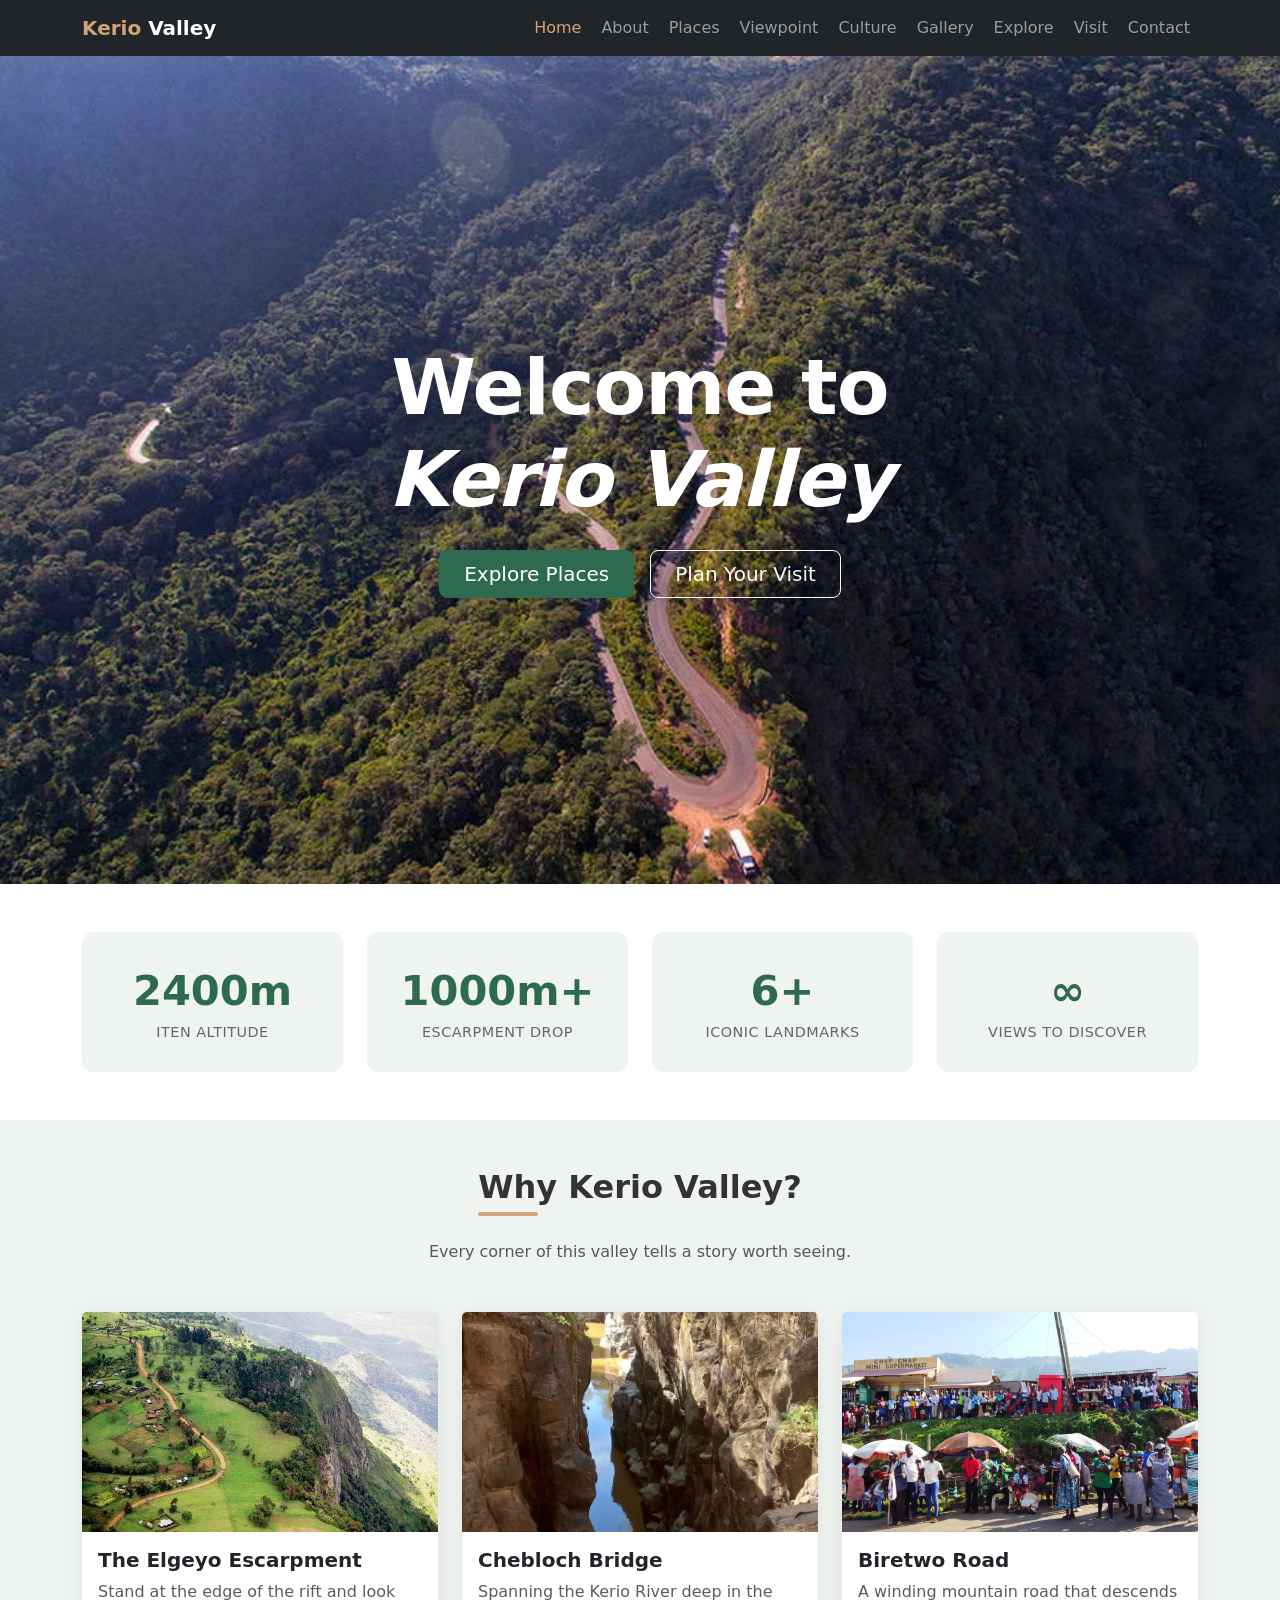
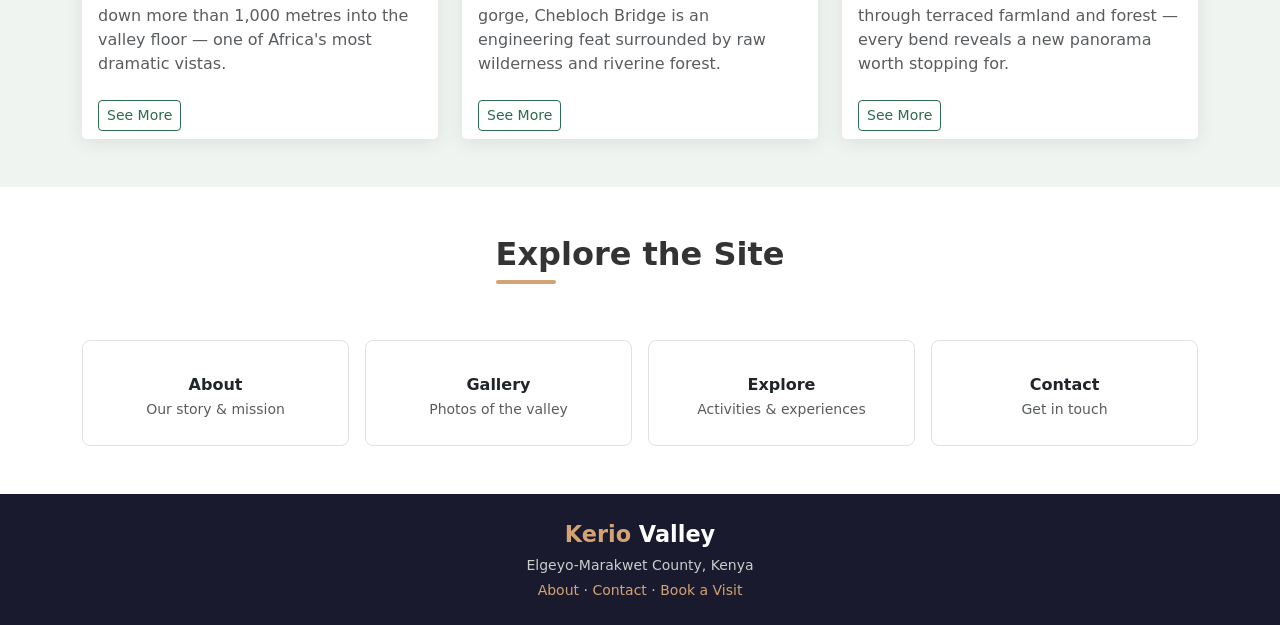
<file: index.html>
<!DOCTYPE html>
<html lang="en">
<head>
  <meta charset="UTF-8">
  <meta name="viewport" content="width=device-width, initial-scale=1.0">
  <title>Kerio Valley — Discover the Heart of the Rift</title>
  <link href="https://cdn.jsdelivr.net/npm/bootstrap@5.3.3/dist/css/bootstrap.min.css" rel="stylesheet">
    <link rel="stylesheet" href="css/style.css">
</head>
<body>

  <!-- Navbar -->
  <nav class="navbar navbar-expand-lg navbar-dark bg-dark sticky-top">
    <div class="container">
      <a class="navbar-brand fw-bold" href="index.html"><span>Kerio</span> Valley</a>
      <button class="navbar-toggler" type="button" data-bs-toggle="collapse" data-bs-target="#navMain" aria-controls="navMain" aria-expanded="false" aria-label="Toggle navigation">
        <span class="navbar-toggler-icon"></span>
      </button>
      <div class="collapse navbar-collapse" id="navMain">
        <ul class="navbar-nav ms-auto gap-1">
          <li class="nav-item"><a class="nav-link" href="index.html">Home</a></li>
          <li class="nav-item"><a class="nav-link" href="about.html">About</a></li>
          <li class="nav-item"><a class="nav-link" href="places.html">Places</a></li>
          <li class="nav-item"><a class="nav-link" href="viewpoint.html">Viewpoint</a></li>
          <li class="nav-item"><a class="nav-link" href="culture.html">Culture</a></li>
          <li class="nav-item"><a class="nav-link" href="gallery.html">Gallery</a></li>
          <li class="nav-item"><a class="nav-link" href="explore.html">Explore</a></li>
          <li class="nav-item"><a class="nav-link" href="visit.html">Visit</a></li>
          <li class="nav-item"><a class="nav-link" href="contact.html">Contact</a></li>
        </ul>
      </div>
    </div>
  </nav>

  <!-- Hero -->
  <section class="hero text-white">
    <div class="container hero-content text-center py-5">
      <h1 class="mb-4" style="color:#ffffff">Welcome to<br><em>Kerio Valley</em></h1>
      <div class="d-flex gap-3 justify-content-center flex-wrap">
        <a href="/places.html" class="btn btn-primary btn-lg px-4">Explore Places</a>
        <a href="/visit.html" class="btn btn-outline-light btn-lg px-4">Plan Your Visit</a>
      </div>
    </div>
  </section>

  <!-- Stats -->
  <section class="py-5 bg-white">
    <div class="container">
      <div class="row g-4">
        <div class="col-6 col-md-3">
          <div class="stat-card">
            <div class="stat-number">2400m</div>
            <div class="stat-label">Iten Altitude</div>
          </div>
        </div>
        <div class="col-6 col-md-3">
          <div class="stat-card">
            <div class="stat-number">1000m+</div>
            <div class="stat-label">Escarpment Drop</div>
          </div>
        </div>
        <div class="col-6 col-md-3">
          <div class="stat-card">
            <div class="stat-number">6+</div>
            <div class="stat-label">Iconic Landmarks</div>
          </div>
        </div>
        <div class="col-6 col-md-3">
          <div class="stat-card">
            <div class="stat-number">∞</div>
            <div class="stat-label">Views to Discover</div>
          </div>
        </div>
      </div>
    </div>
  </section>

  <!-- Highlights -->
  <section class="py-5" style="background:var(--kv-light)">
    <div class="container">
      <div class="text-center mb-5">
        <h2 class="section-title mx-auto">Why Kerio Valley?</h2>
        <p class="text-muted mt-3">Every corner of this valley tells a story worth seeing.</p>
      </div>
      <div class="row g-4">
        <div class="col-md-4">
          <div class="card h-100">
            <img src="/images/elgeyo_escarpment.jpg" class="card-img-top" alt="Iten escarpment viewpoint">
            <div class="card-body">
              <h5 class="card-title fw-bold">The Elgeyo Escarpment</h5>
              <p class="card-text text-muted">Stand at the edge of the rift and look down more than 1,000 metres into the valley floor — one of Africa's most dramatic vistas.</p>
            </div>
            <div class="card-footer bg-white border-0">
              <a href="places.html" class="btn btn-outline-primary btn-sm">See More</a>
            </div>
          </div>
        </div>
        <div class="col-md-4">
          <div class="card h-100">
            <img src="/images/chebloch.jpg" class="card-img-top" alt="Chebloch bridge">
            <div class="card-body">
              <h5 class="card-title fw-bold">Chebloch Bridge</h5>
              <p class="card-text text-muted">Spanning the Kerio River deep in the gorge, Chebloch Bridge is an engineering feat surrounded by raw wilderness and riverine forest.</p>
            </div>
            <div class="card-footer bg-white border-0">
              <a href="places.html" class="btn btn-outline-primary btn-sm">See More</a>
            </div>
          </div>
        </div>
        <div class="col-md-4">
          <div class="card h-100">
            <img src="/images/biretwo.jpg" class="card-img-top" alt="Biretwo road">
            <div class="card-body">
              <h5 class="card-title fw-bold">Biretwo Road</h5>
              <p class="card-text text-muted">A winding mountain road that descends through terraced farmland and forest — every bend reveals a new panorama worth stopping for.</p>
            </div>
            <div class="card-footer bg-white border-0">
              <a href="pages/places.html" class="btn btn-outline-primary btn-sm">See More</a>
            </div>
          </div>
        </div>
      </div>
    </div>
  </section>

  <!-- Quick links -->
  <section class="py-5 bg-white">
    <div class="container">
      <div class="text-center mb-5">
        <h2 class="section-title mx-auto">Explore the Site</h2>
      </div>
      <div class="row g-3 text-center">
        <div class="col-6 col-md-3">
          <a href="/about.html" class="text-decoration-none">
            <div class="p-4 rounded-3 border h-100">
              <p class="fw-semibold mt-2 mb-0 text-dark">About</p>
              <small class="text-muted">Our story & mission</small>
            </div>
          </a>
        </div>
        <div class="col-6 col-md-3">
          <a href="/gallery.html" class="text-decoration-none">
            <div class="p-4 rounded-3 border h-100">
              <p class="fw-semibold mt-2 mb-0 text-dark">Gallery</p>
              <small class="text-muted">Photos of the valley</small>
            </div>
          </a>
        </div>
        <div class="col-6 col-md-3">
          <a href="/explore.html" class="text-decoration-none">
            <div class="p-4 rounded-3 border h-100">
              <p class="fw-semibold mt-2 mb-0 text-dark">Explore</p>
              <small class="text-muted">Activities & experiences</small>
            </div>
          </a>
        </div>
        <div class="col-6 col-md-3">
          <a href="/contact.html" class="text-decoration-none">
            <div class="p-4 rounded-3 border h-100">
              <p class="fw-semibold mt-2 mb-0 text-dark">Contact</p>
              <small class="text-muted">Get in touch</small>
            </div>
          </a>
        </div>
      </div>
    </div>
  </section>

  <!-- Footer -->
  <footer class="py-4">
    <div class="container text-center">
      <p class="footer-brand mb-1"><span>Kerio</span> Valley</p>
      <p class="mb-1 small">Elgeyo-Marakwet County, Kenya</p>
      <p class="mb-0 small">
        <a href="/about.html">About</a> &middot;
        <a href="/contact.html">Contact</a> &middot;
        <a href="/visit.html">Book a Visit</a>
      </p>
    </div>
  </footer>

  <script src="https://cdn.jsdelivr.net/npm/bootstrap@5.3.3/dist/js/bootstrap.bundle.min.js"></script>
  <script src="js/main.js"></script>
</body>
</html>
</file>
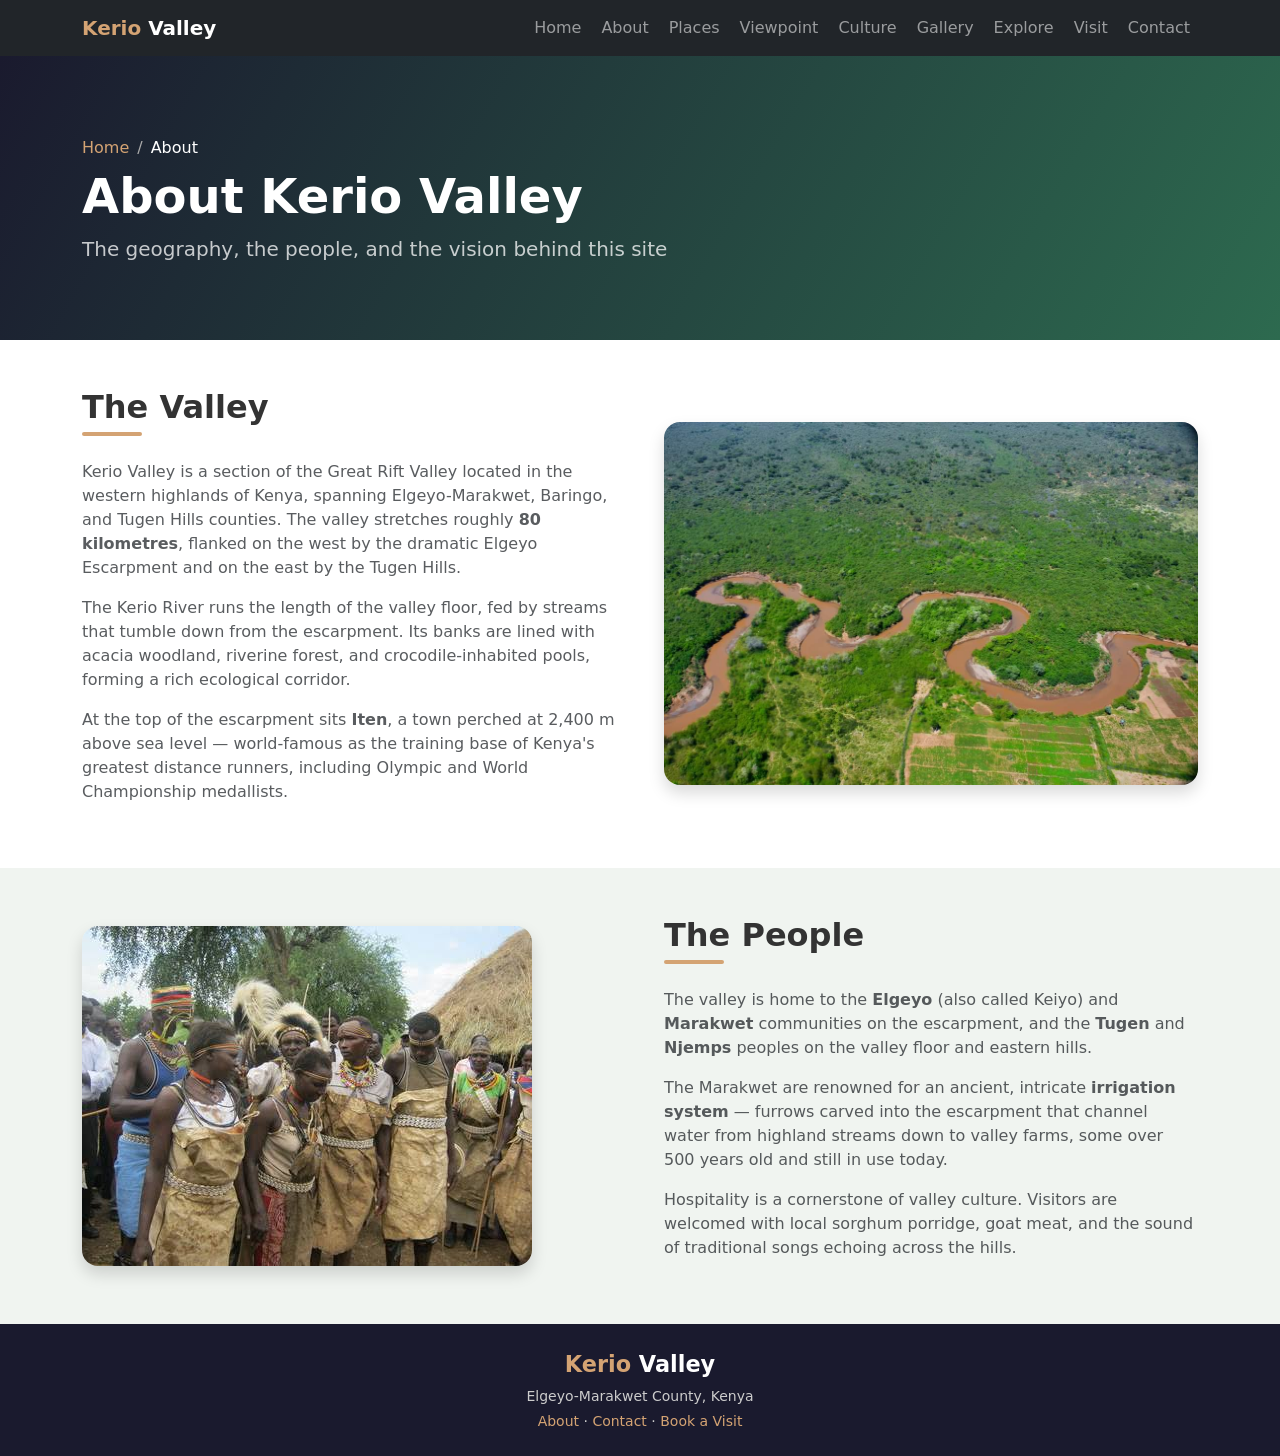
<file: about.html>
<!DOCTYPE html>
<html lang="en">
<head>
  <meta charset="UTF-8">
  <meta name="viewport" content="width=device-width, initial-scale=1.0">
  <title>About — Kerio Valley</title>
  <link href="https://cdn.jsdelivr.net/npm/bootstrap@5.3.3/dist/css/bootstrap.min.css" rel="stylesheet">
    <link rel="stylesheet" href="css/style.css">
</head>
<body>

  <!-- Navbar -->
  <nav class="navbar navbar-expand-lg navbar-dark bg-dark sticky-top">
    <div class="container">
      <a class="navbar-brand fw-bold" href="/index.html"><span>Kerio</span> Valley</a>
      <button class="navbar-toggler" type="button" data-bs-toggle="collapse" data-bs-target="#navMain" aria-controls="navMain" aria-expanded="false" aria-label="Toggle navigation">
        <span class="navbar-toggler-icon"></span>
      </button>
      <div class="collapse navbar-collapse" id="navMain">
        <ul class="navbar-nav ms-auto gap-1">
          <li class="nav-item"><a class="nav-link" href="/index.html">Home</a></li>
          <li class="nav-item"><a class="nav-link" href="/about.html">About</a></li>
          <li class="nav-item"><a class="nav-link" href="/places.html">Places</a></li>
          <li class="nav-item"><a class="nav-link" href="/viewpoint.html">Viewpoint</a></li>
          <li class="nav-item"><a class="nav-link" href="/culture.html">Culture</a></li>
          <li class="nav-item"><a class="nav-link" href="/gallery.html">Gallery</a></li>
          <li class="nav-item"><a class="nav-link" href="/explore.html">Explore</a></li>
          <li class="nav-item"><a class="nav-link" href="/visit.html">Visit</a></li>
          <li class="nav-item"><a class="nav-link" href="/contact.html">Contact</a></li>
        </ul>
      </div>
    </div>
  </nav>

  <!-- Page Header -->
  <section class="page-header">
    <div class="container">
      <nav aria-label="breadcrumb">
        <ol class="breadcrumb mb-2" style="--bs-breadcrumb-divider-color:#aaa">
          <li class="breadcrumb-item"><a href="/index.html" class="text-kv-gold text-decoration-none">Home</a></li>
          <li class="breadcrumb-item active text-white" aria-current="page">About</li>
        </ol>
      </nav>
      <h1>About Kerio Valley</h1>
      <p class="lead opacity-75">The geography, the people, and the vision behind this site</p>
    </div>
  </section>

  <!-- Story -->
  <section class="py-5 bg-white">
    <div class="container">
      <div class="row align-items-center g-5">
        <div class="col-lg-6">
          <h2 class="section-title">The Valley</h2>
          <p class="mt-3 text-muted">
            Kerio Valley is a section of the Great Rift Valley located in the western highlands of Kenya,
            spanning Elgeyo-Marakwet, Baringo, and Tugen Hills counties. The valley stretches roughly
            <strong>80 kilometres</strong>, flanked on the west by the dramatic Elgeyo Escarpment and on the
            east by the Tugen Hills.
          </p>
          <p class="text-muted">
            The Kerio River runs the length of the valley floor, fed by streams that tumble down from the
            escarpment. Its banks are lined with acacia woodland, riverine forest, and crocodile-inhabited
            pools, forming a rich ecological corridor.
          </p>
          <p class="text-muted">
            At the top of the escarpment sits <strong>Iten</strong>, a town perched at 2,400 m above sea level —
            world-famous as the training base of Kenya's greatest distance runners, including Olympic and World
            Championship medallists.
          </p>
        </div>
        <div class="col-lg-6">
          <img src="/images/riverkerio.jpg" alt="Kerio Valley landscape" class="img-fluid rounded-4 shadow">
        </div>
      </div>
    </div>
  </section>

  <!-- People & Culture -->
  <section class="py-5" style="background:var(--kv-light)">
    <div class="container">
      <div class="row align-items-center g-5 flex-lg-row-reverse">
        <div class="col-lg-6">
          <h2 class="section-title">The People</h2>
          <p class="mt-3 text-muted">
            The valley is home to the <strong>Elgeyo</strong> (also called Keiyo) and <strong>Marakwet</strong>
            communities on the escarpment, and the <strong>Tugen</strong> and <strong>Njemps</strong> peoples
            on the valley floor and eastern hills.
          </p>
          <p class="text-muted">
            The Marakwet are renowned for an ancient, intricate <strong>irrigation system</strong> — furrows
            carved into the escarpment that channel water from highland streams down to valley farms, some
            over 500 years old and still in use today.
          </p>
          <p class="text-muted">
            Hospitality is a cornerstone of valley culture. Visitors are welcomed with local sorghum porridge,
            goat meat, and the sound of traditional songs echoing across the hills.
          </p>
        </div>
        <div class="col-lg-6">
          <img src="images/marakwetpeople.jpeg" alt="Local community" class="img-fluid rounded-4 shadow">
        </div>
      </div>
    </div>
  </section>

    <!-- Footer -->
  <footer class="py-4">
    <div class="container text-center">
      <p class="footer-brand mb-1"><span>Kerio</span> Valley</p>
      <p class="mb-1 small">Elgeyo-Marakwet County, Kenya</p>
      <p class="mb-0 small">
        <a href="/about.html">About</a> &middot;
        <a href="/contact.html">Contact</a> &middot;
        <a href="/visit.html">Book a Visit</a>
      </p>
    </div>
  </footer>
  
  <script src="https://cdn.jsdelivr.net/npm/bootstrap@5.3.3/dist/js/bootstrap.bundle.min.js"></script>
  <script src="js/main.js"></script>
</body>
</html>
</file>
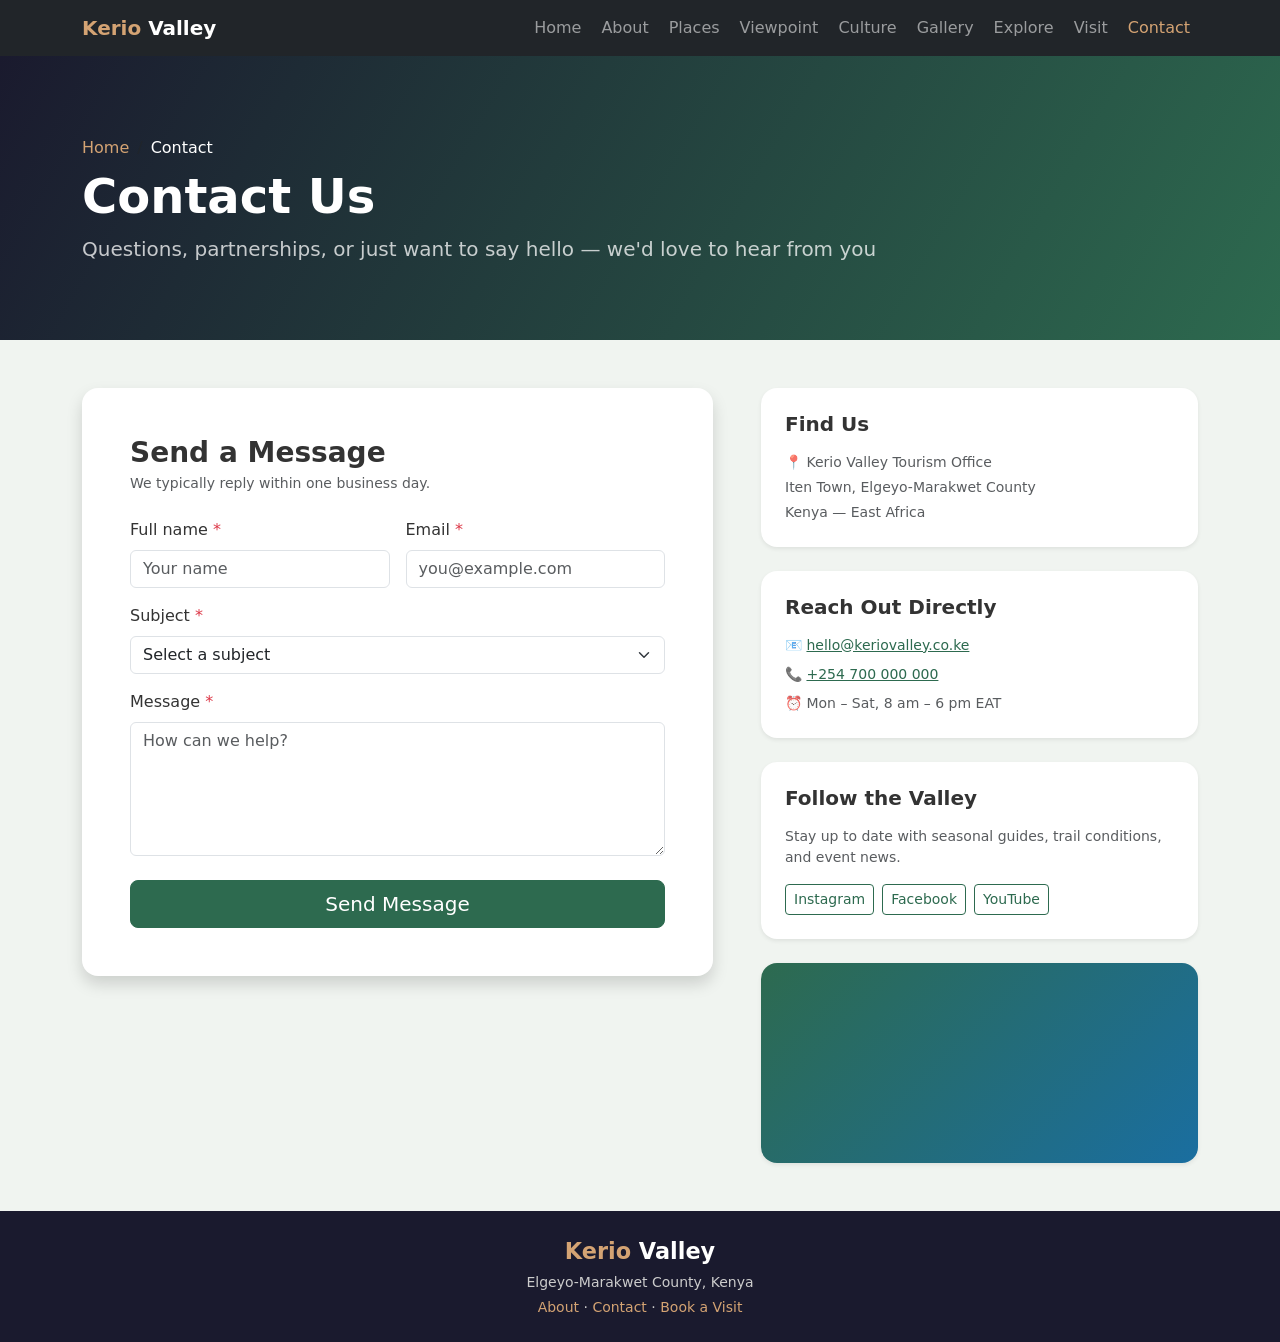
<file: contact.html>
<!DOCTYPE html>
<html lang="en">
<head>
  <meta charset="UTF-8">
  <meta name="viewport" content="width=device-width, initial-scale=1.0">
  <title>Contact — Kerio Valley</title>
  <link href="https://cdn.jsdelivr.net/npm/bootstrap@5.3.3/dist/css/bootstrap.min.css" rel="stylesheet">
    <link rel="stylesheet" href="css/style.css">
</head>
<body>

  <!-- Navbar -->
  <nav class="navbar navbar-expand-lg navbar-dark bg-dark sticky-top">
    <div class="container">
      <a class="navbar-brand fw-bold" href="index.html"><span>Kerio</span> Valley</a>
      <button class="navbar-toggler" type="button" data-bs-toggle="collapse" data-bs-target="#navMain" aria-controls="navMain" aria-expanded="false" aria-label="Toggle navigation">
        <span class="navbar-toggler-icon"></span>
      </button>
      <div class="collapse navbar-collapse" id="navMain">
        <ul class="navbar-nav ms-auto gap-1">
          <li class="nav-item"><a class="nav-link" href="index.html">Home</a></li>
          <li class="nav-item"><a class="nav-link" href="about.html">About</a></li>
          <li class="nav-item"><a class="nav-link" href="places.html">Places</a></li>
          <li class="nav-item"><a class="nav-link" href="viewpoint.html">Viewpoint</a></li>
          <li class="nav-item"><a class="nav-link" href="culture.html">Culture</a></li>
          <li class="nav-item"><a class="nav-link" href="gallery.html">Gallery</a></li>
          <li class="nav-item"><a class="nav-link" href="explore.html">Explore</a></li>
          <li class="nav-item"><a class="nav-link" href="visit.html">Visit</a></li>
          <li class="nav-item"><a class="nav-link" href="contact.html">Contact</a></li>
        </ul>
      </div>
    </div>
  </nav>

  <!-- Page Header -->
  <section class="page-header">
    <div class="container">
      <nav aria-label="breadcrumb">
        <ol class="breadcrumb mb-2">
          <li class="breadcrumb-item"><a href="index.html" class="text-kv-gold text-decoration-none">Home</a></li>
          <li class="breadcrumb-item active text-white" aria-current="page">Contact</li>
        </ol>
      </nav>
      <h1>Contact Us</h1>
      <p class="lead opacity-75">Questions, partnerships, or just want to say hello — we'd love to hear from you</p>
    </div>
  </section>

  <!-- Contact Section -->
  <section class="py-5" style="background:var(--kv-light)">
    <div class="container">
      <div class="row g-5 align-items-start">

        <!-- Contact Form -->
        <div class="col-lg-7">
          <div class="bg-white rounded-4 shadow p-4 p-md-5">
            <h3 class="fw-bold mb-1">Send a Message</h3>
            <p class="text-muted mb-4 small">We typically reply within one business day.</p>

            <form id="contactForm" novalidate>
              <div class="row g-3 mb-3">
                <div class="col-sm-6">
                  <label for="cName" class="form-label">Full name <span class="text-danger">*</span></label>
                  <input type="text" class="form-control" id="cName" required placeholder="Your name">
                  <div class="invalid-feedback">Please enter your name.</div>
                </div>
                <div class="col-sm-6">
                  <label for="cEmail" class="form-label">Email <span class="text-danger">*</span></label>
                  <input type="email" class="form-control" id="cEmail" required placeholder="you@example.com">
                  <div class="invalid-feedback">Please enter a valid email.</div>
                </div>
              </div>
              <div class="mb-3">
                <label for="cSubject" class="form-label">Subject <span class="text-danger">*</span></label>
                <select class="form-select" id="cSubject" required>
                  <option value="" disabled selected>Select a subject</option>
                  <option value="booking">Booking enquiry</option>
                  <option value="general">General question</option>
                  <option value="media">Media / press</option>
                  <option value="partner">Partnership</option>
                  <option value="other">Other</option>
                </select>
                <div class="invalid-feedback">Please select a subject.</div>
              </div>
              <div class="mb-4">
                <label for="cMessage" class="form-label">Message <span class="text-danger">*</span></label>
                <textarea class="form-control" id="cMessage" rows="5" required placeholder="How can we help?"></textarea>
                <div class="invalid-feedback">Please write your message.</div>
              </div>
              <button type="submit" class="btn btn-primary btn-lg w-100">Send Message</button>
            </form>
          </div>
        </div>

        <!-- Contact Info -->
        <div class="col-lg-5">
          <div class="mb-4 p-4 bg-white rounded-4 shadow-sm">
            <h5 class="fw-bold mb-3">Find Us</h5>
            <p class="text-muted small mb-1">📍 Kerio Valley Tourism Office</p>
            <p class="text-muted small mb-1">Iten Town, Elgeyo-Marakwet County</p>
            <p class="text-muted small mb-0">Kenya — East Africa</p>
          </div>
          <div class="mb-4 p-4 bg-white rounded-4 shadow-sm">
            <h5 class="fw-bold mb-3">Reach Out Directly</h5>
            <p class="text-muted small mb-2">📧 <a href="mailto:hello@keriovalley.co.ke">hello@keriovalley.co.ke</a></p>
            <p class="text-muted small mb-2">📞 <a href="tel:+254700000000">+254 700 000 000</a></p>
            <p class="text-muted small mb-0">⏰ Mon – Sat, 8 am – 6 pm EAT</p>
          </div>
          <div class="p-4 bg-white rounded-4 shadow-sm">
            <h5 class="fw-bold mb-3">Follow the Valley</h5>
            <p class="text-muted small mb-3">Stay up to date with seasonal guides, trail conditions, and event news.</p>
            <div class="d-flex gap-2 flex-wrap">
              <a href="#" class="btn btn-outline-primary btn-sm">Instagram</a>
              <a href="#" class="btn btn-outline-primary btn-sm">Facebook</a>
              <a href="#" class="btn btn-outline-primary btn-sm">YouTube</a>
            </div>
          </div>

          <!-- Map placeholder -->
          <div class="mt-4 rounded-4 overflow-hidden shadow-sm" style="height:200px;background:linear-gradient(135deg,var(--kv-green),var(--kv-blue));display:flex;align-items:center;justify-content:center;">
            <div class="text-center text-white">
              <div style="font-size:2.5rem">🗺️</div>
<iframe src="https://www.google.com/maps/embed?pb=!1m18!1m12!1m3!1d501784.2185415061!2d35.30457535645457!3d0.6213070357938629!2m3!1f0!2f0!3f0!3m2!1i1024!2i768!4f13.1!3m3!1m2!1s0x17813d94b4440427%3A0x32f69aa99a058533!2sKeiyo%20Valley!5e1!3m2!1sen!2ske!4v1782331478591!5m2!1sen!2ske" width="600" height="450" style="border:0;" allowfullscreen="" loading="lazy" referrerpolicy="strict-origin-when-cross-origin"></iframe>
            </div>
          </div>
        </div>

      </div>
    </div>
  </section>

  <!-- Footer -->
  <footer class="py-4">
    <div class="container text-center">
      <p class="footer-brand mb-1"><span>Kerio</span> Valley</p>
      <p class="mb-1 small">Elgeyo-Marakwet County, Kenya</p>
      <p class="mb-0 small">
        <a href="about.html">About</a> &middot;
        <a href="contact.html">Contact</a> &middot;
        <a href="visit.html">Book a Visit</a>
      </p>
    </div>
  </footer>

  <script src="https://cdn.jsdelivr.net/npm/bootstrap@5.3.3/dist/js/bootstrap.bundle.min.js"></script>
  <script src="js/main.js"></script>
</body>
</html>
</file>
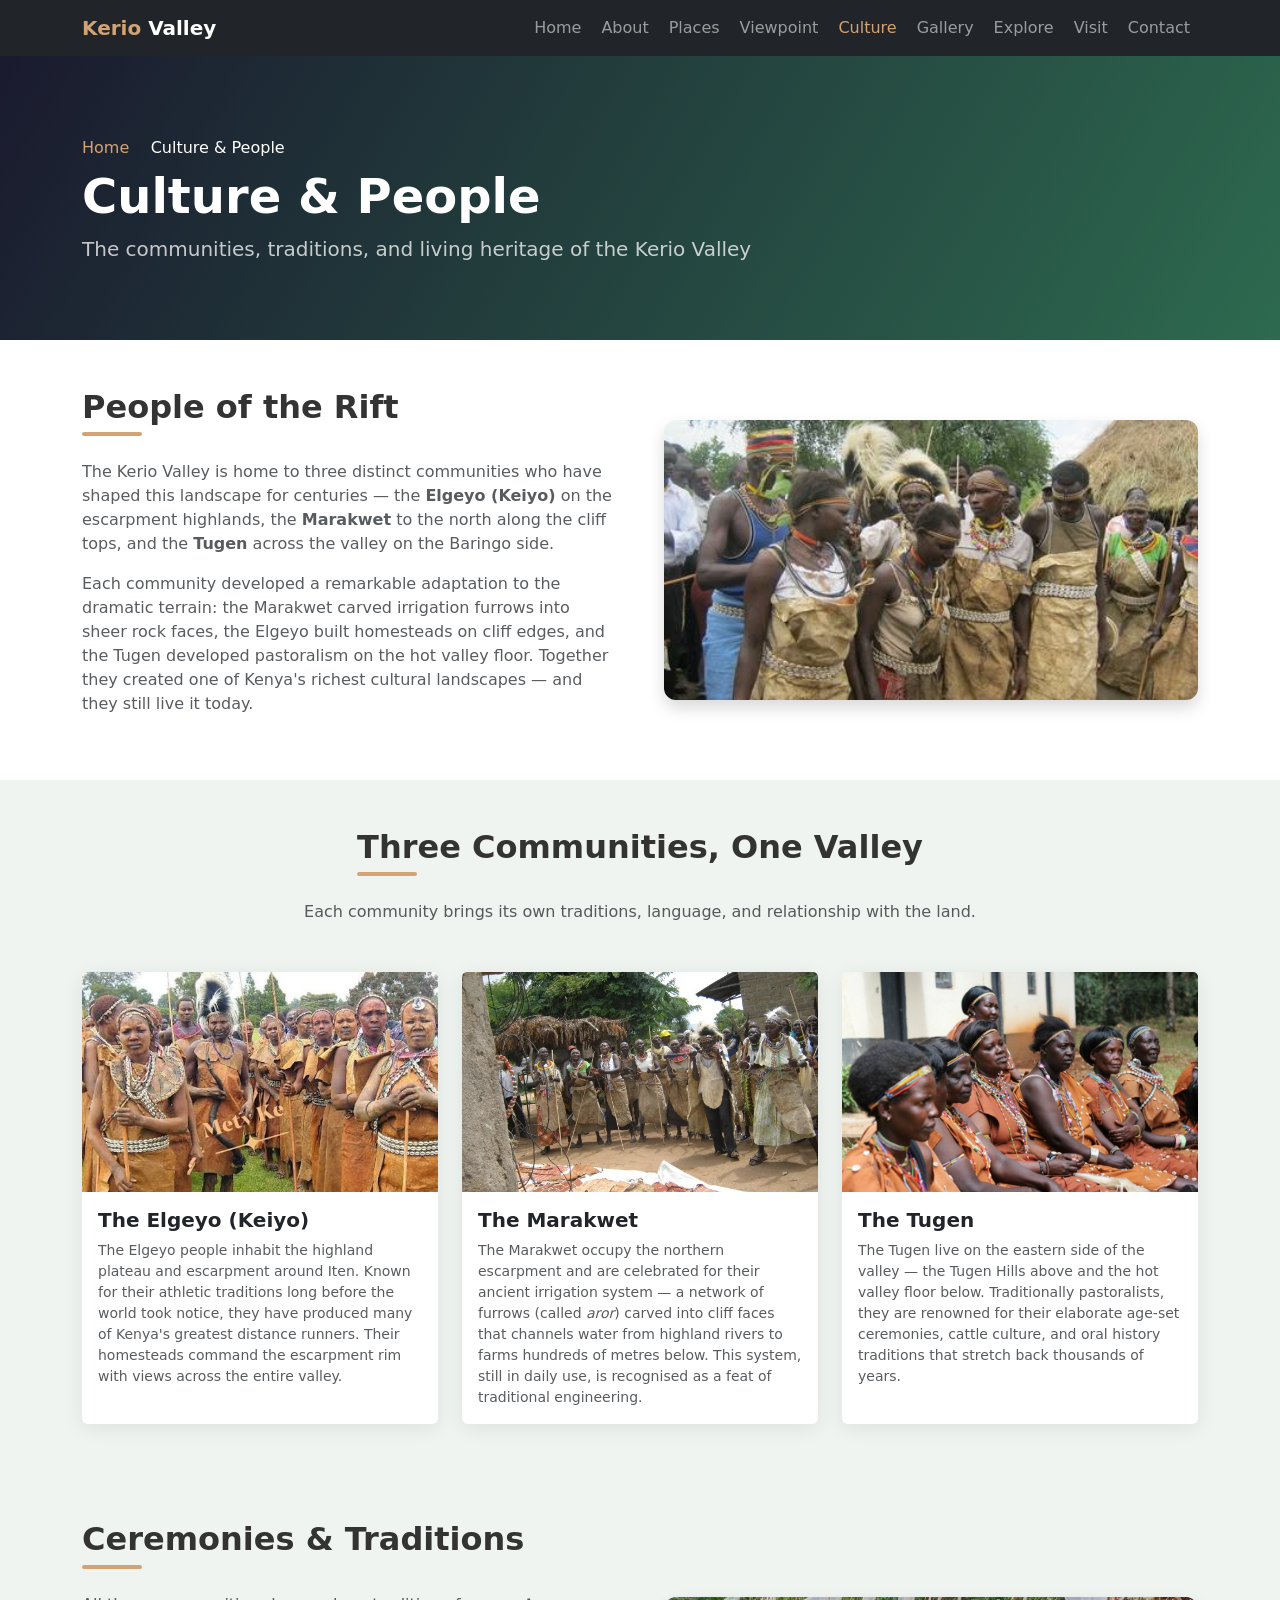
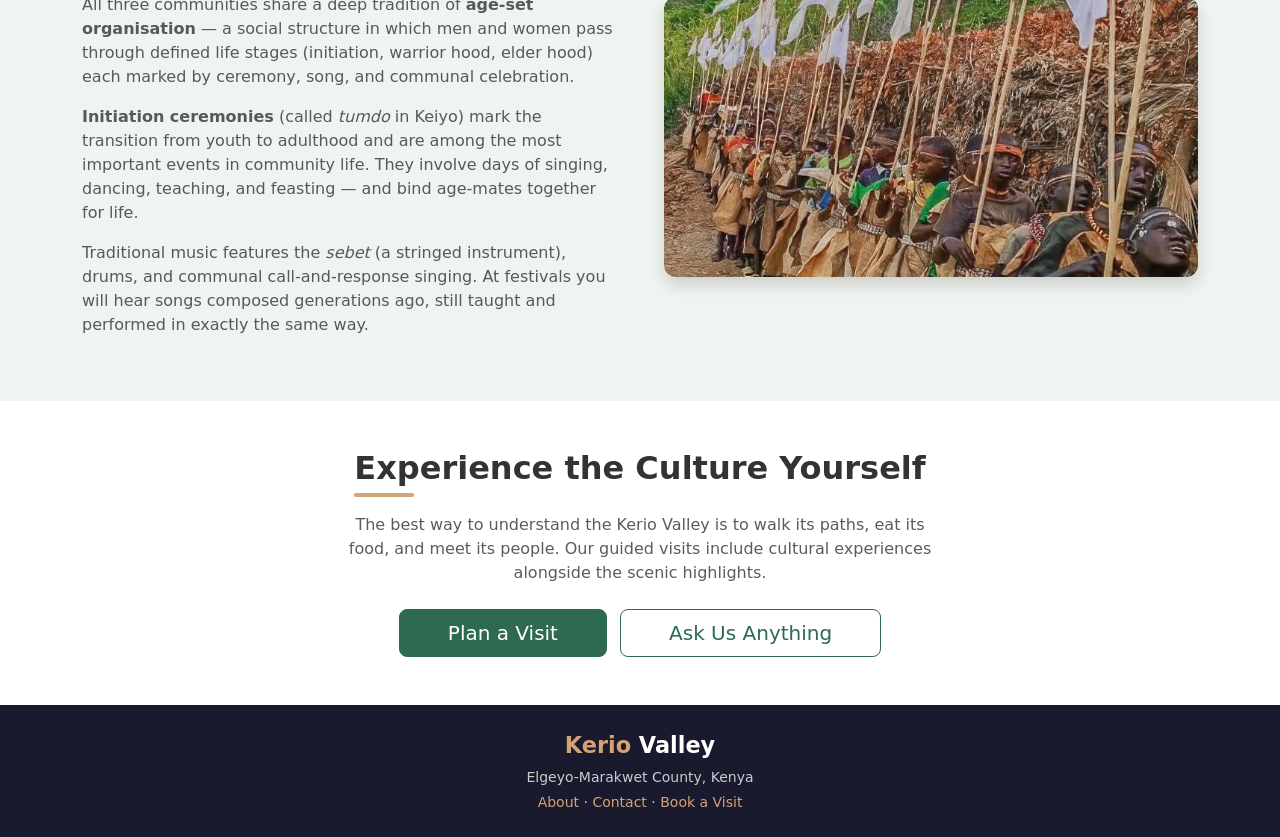
<file: culture.html>
<!DOCTYPE html>
<html lang="en">
<head>
  <meta charset="UTF-8">
  <meta name="viewport" content="width=device-width, initial-scale=1.0">
  <title>Culture & People — Kerio Valley</title>
  <link href="https://cdn.jsdelivr.net/npm/bootstrap@5.3.3/dist/css/bootstrap.min.css" rel="stylesheet">
  <link rel="stylesheet" href="css/style.css">
</head>
<body>

  <!-- Navbar -->
  <nav class="navbar navbar-expand-lg navbar-dark bg-dark sticky-top">
    <div class="container">
      <a class="navbar-brand fw-bold" href="index.html"><span>Kerio</span> Valley</a>
      <button class="navbar-toggler" type="button" data-bs-toggle="collapse" data-bs-target="#navMain" aria-controls="navMain" aria-expanded="false" aria-label="Toggle navigation">
        <span class="navbar-toggler-icon"></span>
      </button>
      <div class="collapse navbar-collapse" id="navMain">
        <ul class="navbar-nav ms-auto gap-1">
          <li class="nav-item"><a class="nav-link" href="index.html">Home</a></li>
          <li class="nav-item"><a class="nav-link" href="about.html">About</a></li>
          <li class="nav-item"><a class="nav-link" href="places.html">Places</a></li>
          <li class="nav-item"><a class="nav-link" href="viewpoint.html">Viewpoint</a></li>
          <li class="nav-item"><a class="nav-link active" href="culture.html">Culture</a></li>
          <li class="nav-item"><a class="nav-link" href="gallery.html">Gallery</a></li>
          <li class="nav-item"><a class="nav-link" href="explore.html">Explore</a></li>
          <li class="nav-item"><a class="nav-link" href="visit.html">Visit</a></li>
          <li class="nav-item"><a class="nav-link" href="contact.html">Contact</a></li>
        </ul>
      </div>
    </div>
  </nav>

  <!-- Page Header -->
  <section class="page-header">
    <div class="container">
      <nav aria-label="breadcrumb">
        <ol class="breadcrumb mb-2">
          <li class="breadcrumb-item"><a href="index.html" class="text-kv-gold text-decoration-none">Home</a></li>
          <li class="breadcrumb-item active text-white" aria-current="page">Culture & People</li>
        </ol>
      </nav>
      <h1>Culture &amp; People</h1>
      <p class="lead opacity-75">The communities, traditions, and living heritage of the Kerio Valley</p>
    </div>
  </section>

  <!-- Introduction -->
  <section class="py-5 bg-white">
    <div class="container">
      <div class="row align-items-center g-5">
        <div class="col-lg-6">
          <h2 class="section-title">People of the Rift</h2>
          <p class="mt-3 text-muted">
            The Kerio Valley is home to three distinct communities who have shaped this landscape for
            centuries — the <strong>Elgeyo (Keiyo)</strong> on the escarpment highlands, the
            <strong>Marakwet</strong> to the north along the cliff tops, and the <strong>Tugen</strong>
            across the valley on the Baringo side.
          </p>
          <p class="text-muted">
            Each community developed a remarkable adaptation to the dramatic terrain: the Marakwet
            carved irrigation furrows into sheer rock faces, the Elgeyo built homesteads on cliff edges,
            and the Tugen developed pastoralism on the hot valley floor. Together they created one of
            Kenya's richest cultural landscapes — and they still live it today.
          </p>
        </div>
        <div class="col-lg-6">
          <img src="/images/marakwetpeople.jpeg" alt="Communities of the Kerio Valley" class="img-fluid place-img w-100 shadow">
        </div>
      </div>
    </div>
  </section>

  <!-- The Three Communities -->
  <section class="py-5" style="background:var(--kv-light)">
    <div class="container">
      <div class="text-center mb-5">
        <h2 class="section-title mx-auto">Three Communities, One Valley</h2>
        <p class="text-muted mt-3">Each community brings its own traditions, language, and relationship with the land.</p>
      </div>
      <div class="row g-4">
        <div class="col-md-4">
          <div class="card h-100">
            <img src="/images/keiyopeople.jpeg" class="card-img-top" alt="Elgeyo people">
            <div class="card-body">
              <h5 class="card-title fw-bold">The Elgeyo (Keiyo)</h5>
              <p class="card-text text-muted small">
                The Elgeyo people inhabit the highland plateau and escarpment around Iten. Known for
                their athletic traditions long before the world took notice, they have produced many
                of Kenya's greatest distance runners. Their homesteads command the escarpment rim with
                views across the entire valley.
              </p>
            </div>
          </div>
        </div>
        <div class="col-md-4">
          <div class="card h-100">
            <img src="/images/marakwetppl.webp" class="card-img-top" alt="Marakwet people">
            <div class="card-body">
              <h5 class="card-title fw-bold">The Marakwet</h5>
              <p class="card-text text-muted small">
                The Marakwet occupy the northern escarpment and are celebrated for their ancient
                irrigation system — a network of furrows (called <em>aror</em>) carved into cliff
                faces that channels water from highland rivers to farms hundreds of metres below.
                This system, still in daily use, is recognised as a feat of traditional engineering.
              </p>
            </div>
          </div>
        </div>
        <div class="col-md-4">
          <div class="card h-100">
            <img src="/images/tugenpple.jpg" class="card-img-top" alt="Tugen people">
            <div class="card-body">
              <h5 class="card-title fw-bold">The Tugen</h5>
              <p class="card-text text-muted small">
                The Tugen live on the eastern side of the valley — the Tugen Hills above and the
                hot valley floor below. Traditionally pastoralists, they are renowned for their
                elaborate age-set ceremonies, cattle culture, and oral history traditions that
                stretch back thousands of years.
              </p>
            </div>
          </div>
        </div>
      </div>
    </div>
  </section>



  <!-- Traditions -->
  <section class="py-5" style="background:var(--kv-light)">
    <div class="container">
      <div class="row align-items-center g-5">
        <div class="col-lg-6">
          <h2 class="section-title">Ceremonies &amp; Traditions</h2>
          <p class="mt-3 text-muted">
            All three communities share a deep tradition of <strong>age-set organisation</strong> — a
            social structure in which men and women pass through defined life stages (initiation, warrior
            hood, elder hood) each marked by ceremony, song, and communal celebration.
          </p>
          <p class="text-muted">
            <strong>Initiation ceremonies</strong> (called <em>tumdo</em> in Keiyo) mark the transition
            from youth to adulthood and are among the most important events in community life. They
            involve days of singing, dancing, teaching, and feasting — and bind age-mates together for
            life.
          </p>
          <p class="text-muted">
            Traditional music features the <em>sebet</em> (a stringed instrument), drums, and communal
            call-and-response singing. At festivals you will hear songs composed generations ago, still
            taught and performed in exactly the same way.
          </p>
        </div>
        <div class="col-lg-6">
          <img src="/images/torusek.jpg" alt="Traditional ceremony Kerio Valley" class="img-fluid place-img w-100 shadow">
        </div>
      </div>
    </div>
  </section>


  <!-- Visit CTA -->
  <section class="py-5 bg-white">
    <div class="container text-center">
      <h2 class="section-title mx-auto mb-3">Experience the Culture Yourself</h2>
      <p class="text-muted mb-4 mx-auto" style="max-width:600px;">
        The best way to understand the Kerio Valley is to walk its paths, eat its food, and meet
        its people. Our guided visits include cultural experiences alongside the scenic highlights.
      </p>
      <a href="visit.html" class="btn btn-primary btn-lg px-5 me-2">Plan a Visit</a>
      <a href="contact.html" class="btn btn-outline-primary btn-lg px-5">Ask Us Anything</a>
    </div>
  </section>

  <!-- Footer -->
  <footer class="py-4">
    <div class="container text-center">
      <p class="footer-brand mb-1"><span>Kerio</span> Valley</p>
      <p class="mb-1 small">Elgeyo-Marakwet County, Kenya</p>
      <p class="mb-0 small">
        <a href="about.html">About</a> &middot;
        <a href="contact.html">Contact</a> &middot;
        <a href="visit.html">Book a Visit</a>
      </p>
    </div>
  </footer>

  <script src="https://cdn.jsdelivr.net/npm/bootstrap@5.3.3/dist/js/bootstrap.bundle.min.js"></script>
  <script src="js/main.js"></script>
</body>
</html>
</file>
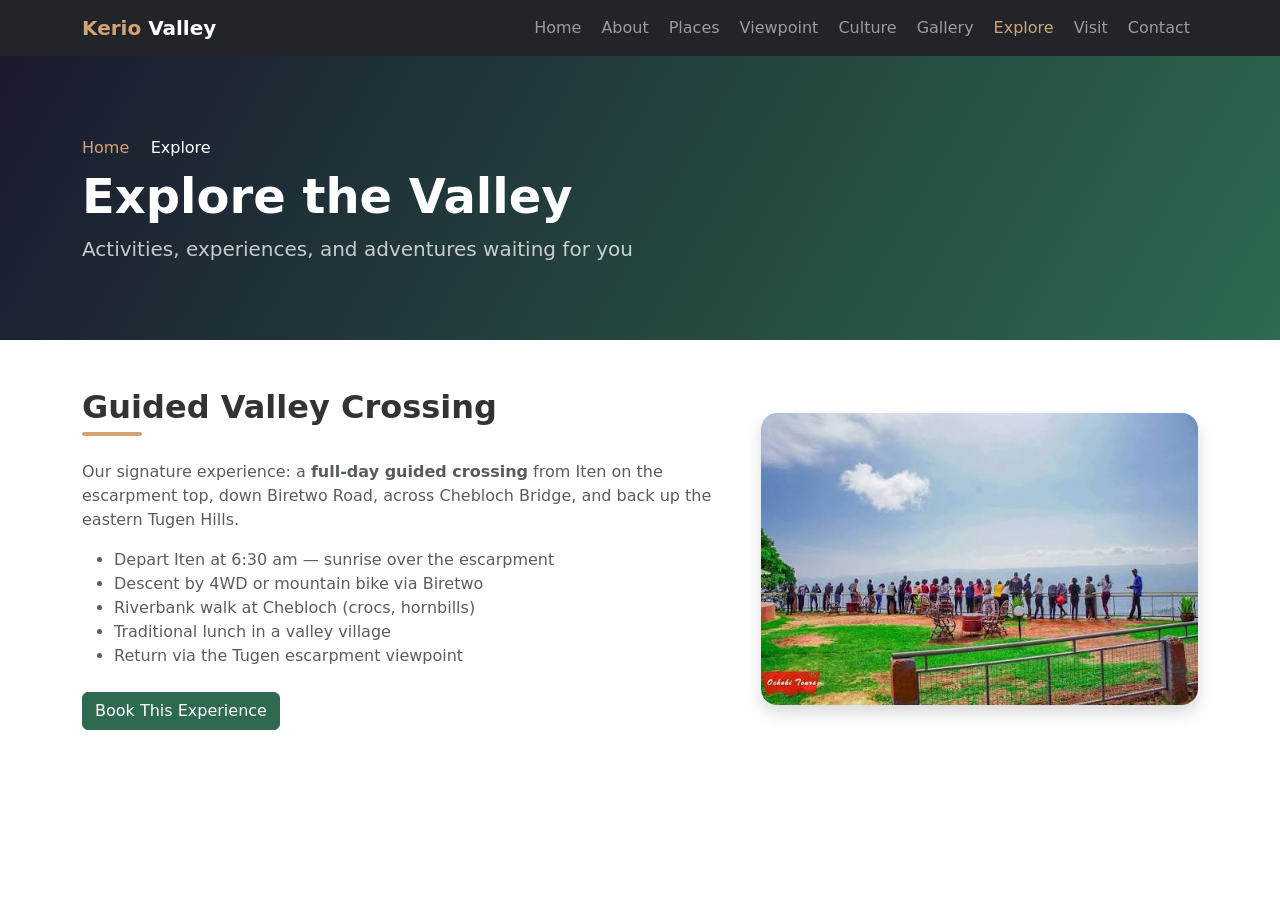
<file: explore.html>
<!DOCTYPE html>
<html lang="en">
<head>
  <meta charset="UTF-8">
  <meta name="viewport" content="width=device-width, initial-scale=1.0">
  <title>Explore — Kerio Valley</title>
  <link href="https://cdn.jsdelivr.net/npm/bootstrap@5.3.3/dist/css/bootstrap.min.css" rel="stylesheet">
    <link rel="stylesheet" href="css/style.css">
</head>
<body>

  <!-- Navbar -->
  <nav class="navbar navbar-expand-lg navbar-dark bg-dark sticky-top">
    <div class="container">
      <a class="navbar-brand fw-bold" href="/index.html"><span>Kerio</span> Valley</a>
      <button class="navbar-toggler" type="button" data-bs-toggle="collapse" data-bs-target="#navMain" aria-controls="navMain" aria-expanded="false" aria-label="Toggle navigation">
        <span class="navbar-toggler-icon"></span>
      </button>
      <div class="collapse navbar-collapse" id="navMain">
        <ul class="navbar-nav ms-auto gap-1">
          <li class="nav-item"><a class="nav-link" href="/index.html">Home</a></li>
          <li class="nav-item"><a class="nav-link" href="about.html">About</a></li>
          <li class="nav-item"><a class="nav-link" href="places.html">Places</a></li>
          <li class="nav-item"><a class="nav-link" href="viewpoint.html">Viewpoint</a></li>
          <li class="nav-item"><a class="nav-link" href="culture.html">Culture</a></li>
          <li class="nav-item"><a class="nav-link" href="gallery.html">Gallery</a></li>
          <li class="nav-item"><a class="nav-link" href="explore.html">Explore</a></li>
          <li class="nav-item"><a class="nav-link" href="visit.html">Visit</a></li>
          <li class="nav-item"><a class="nav-link" href="contact.html">Contact</a></li>
        </ul>
      </div>
    </div>
  </nav>

  <!-- Page Header -->
  <section class="page-header">
    <div class="container">
      <nav aria-label="breadcrumb">
        <ol class="breadcrumb mb-2">
          <li class="breadcrumb-item"><a href="/index.html" class="text-kv-gold text-decoration-none">Home</a></li>
          <li class="breadcrumb-item active text-white" aria-current="page">Explore</li>
        </ol>
      </nav>
      <h1>Explore the Valley</h1>
      <p class="lead opacity-75">Activities, experiences, and adventures waiting for you</p>
    </div>
  </section>

  <!-- Featured Experience Banner -->
  <section class="py-5 bg-white">
    <div class="container">
      <div class="row align-items-center g-5">
        <div class="col-lg-7">
          <h2 class="section-title">Guided Valley Crossing</h2>
          <p class="mt-3 text-muted">
            Our signature experience: a <strong>full-day guided crossing</strong> from Iten on the escarpment top,
            down Biretwo Road, across Chebloch Bridge, and back up the eastern Tugen Hills.
          </p>
          <ul class="text-muted mt-3">
            <li>Depart Iten at 6:30 am — sunrise over the escarpment</li>
            <li>Descent by 4WD or mountain bike via Biretwo</li>
            <li>Riverbank walk at Chebloch (crocs, hornbills)</li>
            <li>Traditional lunch in a valley village</li>
            <li>Return via the Tugen escarpment viewpoint</li>
          </ul>
          <a href="visit.html" class="btn btn-primary mt-2">Book This Experience</a>
        </div>
        <div class="col-lg-5">
          <img src="/images/viewpoint.jpeg" alt="Guided valley crossing" class="img-fluid rounded-4 shadow">
        </div>
      </div>
    </div>
  </section>


  <script src="https://cdn.jsdelivr.net/npm/bootstrap@5.3.3/dist/js/bootstrap.bundle.min.js"></script>
  <script src="js/main.js"></script>
</body>
</html>
</file>
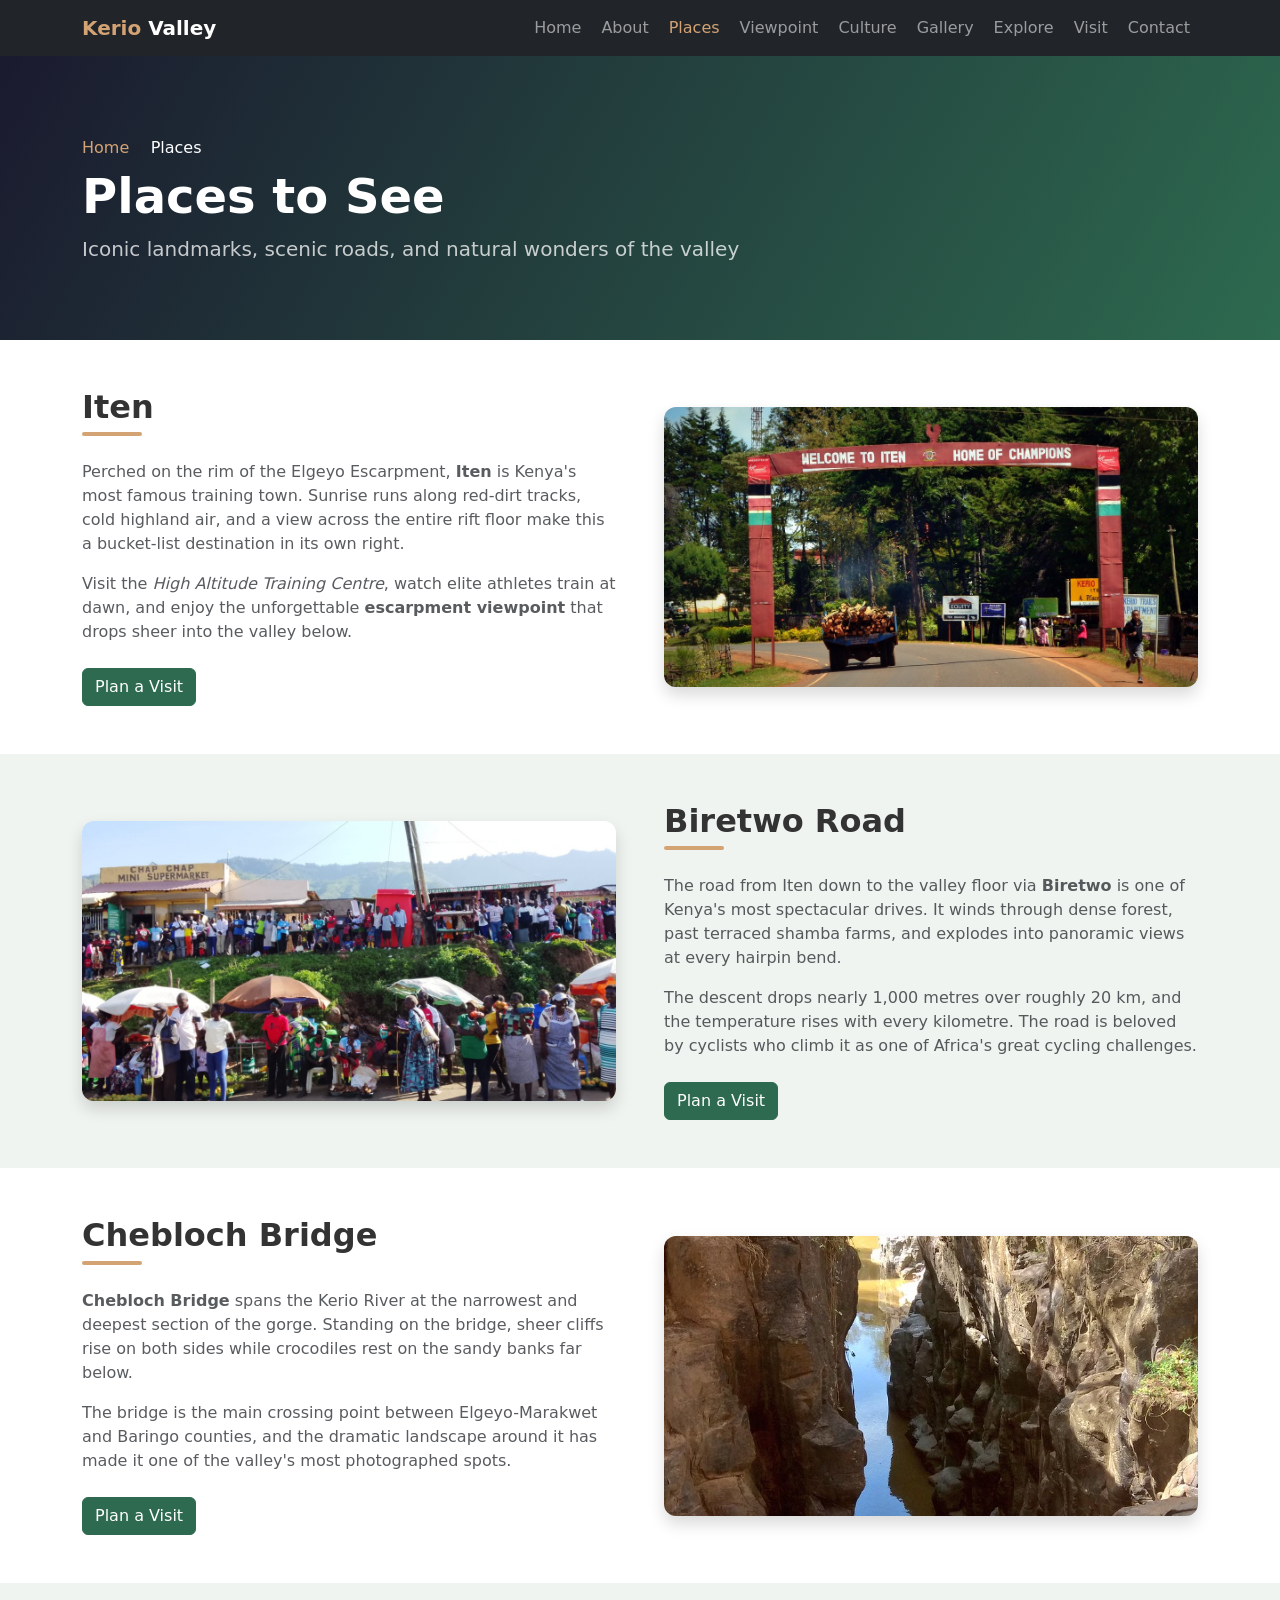
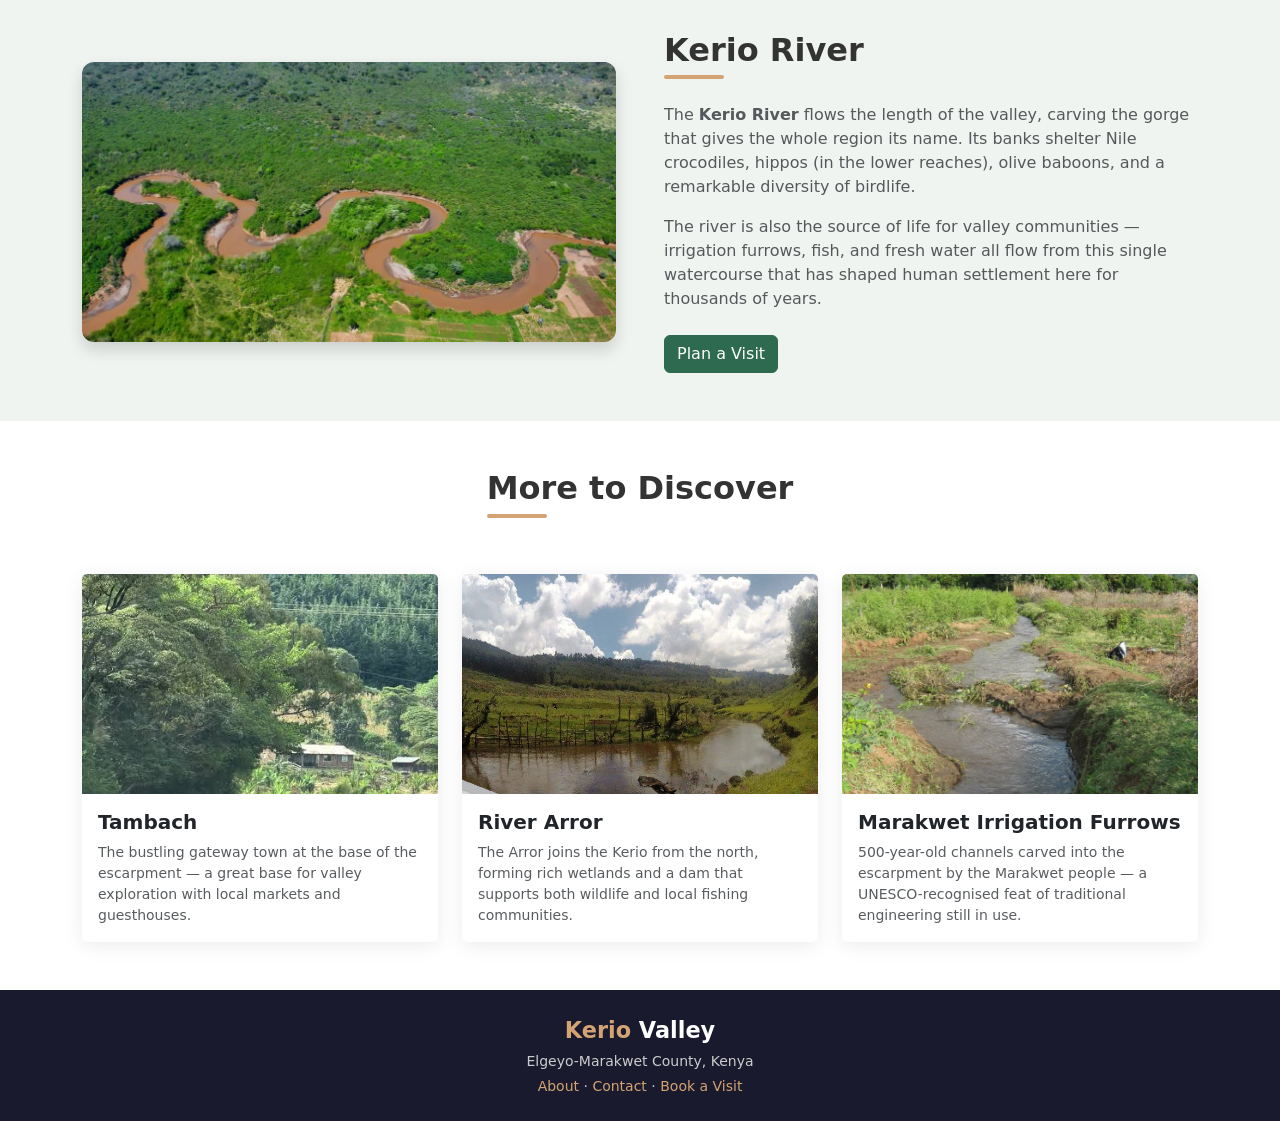
<file: places.html>
<!DOCTYPE html>
<html lang="en">
<head>
  <meta charset="UTF-8">
  <meta name="viewport" content="width=device-width, initial-scale=1.0">
  <title>Places — Kerio Valley</title>
  <link href="https://cdn.jsdelivr.net/npm/bootstrap@5.3.3/dist/css/bootstrap.min.css" rel="stylesheet">
    <link rel="stylesheet" href="css/style.css">
</head>
<body>

  <!-- Navbar -->
  <nav class="navbar navbar-expand-lg navbar-dark bg-dark sticky-top">
    <div class="container">
      <a class="navbar-brand fw-bold" href="index.html"><span>Kerio</span> Valley</a>
      <button class="navbar-toggler" type="button" data-bs-toggle="collapse" data-bs-target="#navMain" aria-controls="navMain" aria-expanded="false" aria-label="Toggle navigation">
        <span class="navbar-toggler-icon"></span>
      </button>
      <div class="collapse navbar-collapse" id="navMain">
        <ul class="navbar-nav ms-auto gap-1">
          <li class="nav-item"><a class="nav-link" href="index.html">Home</a></li>
          <li class="nav-item"><a class="nav-link" href="about.html">About</a></li>
          <li class="nav-item"><a class="nav-link" href="places.html">Places</a></li>
          <li class="nav-item"><a class="nav-link" href="viewpoint.html">Viewpoint</a></li>
          <li class="nav-item"><a class="nav-link" href="culture.html">Culture</a></li>
          <li class="nav-item"><a class="nav-link" href="gallery.html">Gallery</a></li>
          <li class="nav-item"><a class="nav-link" href="explore.html">Explore</a></li>
          <li class="nav-item"><a class="nav-link" href="visit.html">Visit</a></li>
          <li class="nav-item"><a class="nav-link" href="contact.html">Contact</a></li>
        </ul>
      </div>
    </div>
  </nav>

  <!-- Page Header -->
  <section class="page-header">
    <div class="container">
      <nav aria-label="breadcrumb">
        <ol class="breadcrumb mb-2">
          <li class="breadcrumb-item"><a href="index.html" class="text-kv-gold text-decoration-none">Home</a></li>
          <li class="breadcrumb-item active text-white" aria-current="page">Places</li>
        </ol>
      </nav>
      <h1>Places to See</h1>
      <p class="lead opacity-75">Iconic landmarks, scenic roads, and natural wonders of the valley</p>
    </div>
  </section>

  <!-- Iten -->
  <section class="py-5 bg-white">
    <div class="container">
      <div class="row align-items-center g-5">
        <div class="col-lg-6">
          <h2 class="section-title">Iten</h2>
          <p class="mt-3 text-muted">
            Perched on the rim of the Elgeyo Escarpment, <strong>Iten</strong> is Kenya's most famous training
            town. Sunrise runs along red-dirt tracks, cold highland air, and a view across the entire rift floor
            make this a bucket-list destination in its own right.
          </p>
          <p class="text-muted">
            Visit the <em>High Altitude Training Centre</em>, watch elite athletes train at dawn, and enjoy
            the unforgettable <strong>escarpment viewpoint</strong> that drops sheer into the valley below.
          </p>
          <a href="visit.html" class="btn btn-primary mt-2">Plan a Visit</a>
        </div>
        <div class="col-lg-6">
          <img src="/images/iten.png" alt="Iten viewpoint" class="img-fluid place-img w-100 shadow">
        </div>
      </div>
    </div>
  </section>

  <!-- Biretwo Road -->
  <section class="py-5" style="background:var(--kv-light)">
    <div class="container">
      <div class="row align-items-center g-5 flex-lg-row-reverse">
        <div class="col-lg-6">
          <h2 class="section-title">Biretwo Road</h2>
          <p class="mt-3 text-muted">
            The road from Iten down to the valley floor via <strong>Biretwo</strong> is one of Kenya's most
            spectacular drives. It winds through dense forest, past terraced shamba farms, and explodes into
            panoramic views at every hairpin bend.
          </p>
          <p class="text-muted">
            The descent drops nearly 1,000 metres over roughly 20 km, and the temperature rises with every
            kilometre. The road is beloved by cyclists who climb it as one of Africa's great cycling challenges.
          </p>
          <a href="visit.html" class="btn btn-primary mt-2">Plan a Visit</a>
        </div>
        <div class="col-lg-6">
          <img src="/images/biretwo.jpg" alt="Biretwo winding road" class="img-fluid place-img w-100 shadow">
        </div>
      </div>
    </div>
  </section>

  <!-- Chebloch Bridge -->
  <section class="py-5 bg-white">
    <div class="container">
      <div class="row align-items-center g-5">
        <div class="col-lg-6">
          <h2 class="section-title">Chebloch Bridge</h2>
          <p class="mt-3 text-muted">
            <strong>Chebloch Bridge</strong> spans the Kerio River at the narrowest and deepest section of the
            gorge. Standing on the bridge, sheer cliffs rise on both sides while crocodiles rest on the
            sandy banks far below.
          </p>
          <p class="text-muted">
            The bridge is the main crossing point between Elgeyo-Marakwet and Baringo counties, and the
            dramatic landscape around it has made it one of the valley's most photographed spots.
          </p>
          <a href="visit.html" class="btn btn-primary mt-2">Plan a Visit</a>
        </div>
        <div class="col-lg-6">
          <img src="/images/chebloch.jpg" alt="Chebloch Bridge" class="img-fluid place-img w-100 shadow">
        </div>
      </div>
    </div>
  </section>

  <!-- Kerio River -->
  <section class="py-5" style="background:var(--kv-light)">
    <div class="container">
      <div class="row align-items-center g-5 flex-lg-row-reverse">
        <div class="col-lg-6">
          <h2 class="section-title">Kerio River</h2>
          <p class="mt-3 text-muted">
            The <strong>Kerio River</strong> flows the length of the valley, carving the gorge that gives the
            whole region its name. Its banks shelter Nile crocodiles, hippos (in the lower reaches), olive
            baboons, and a remarkable diversity of birdlife.
          </p>
          <p class="text-muted">
            The river is also the source of life for valley communities — irrigation furrows, fish, and
            fresh water all flow from this single watercourse that has shaped human settlement here for
            thousands of years.
          </p>
          <a href="visit.html" class="btn btn-primary mt-2">Plan a Visit</a>
        </div>
        <div class="col-lg-6">
          <img src="/images/riverkerio.jpg" alt="Kerio River" class="img-fluid place-img w-100 shadow">
        </div>
      </div>
    </div>
  </section>

  <!-- More Places Grid -->
  <section class="py-5 bg-white">
    <div class="container">
      <div class="text-center mb-5">
        <h2 class="section-title mx-auto">More to Discover</h2>
      </div>
      <div class="row g-4">
        <div class="col-md-4">
          <div class="card h-100">
            <img src="/images/tambach.jpeg" class="card-img-top" alt="Tambach">
            <div class="card-body">
              <h5 class="card-title fw-bold">Tambach</h5>
              <p class="card-text text-muted small">The bustling gateway town at the base of the escarpment — a great base for valley exploration with local markets and guesthouses.</p>
            </div>
          </div>
        </div>
        <div class="col-md-4">
          <div class="card h-100">
            <img src="/images/riverarror.jpg" class="card-img-top" alt="Arror River">
            <div class="card-body">
              <h5 class="card-title fw-bold">River Arror</h5>
              <p class="card-text text-muted small">The Arror joins the Kerio from the north, forming rich wetlands and a dam that supports both wildlife and local fishing communities.</p>
            </div>
          </div>
        </div>
        <div class="col-md-4">
          <div class="card h-100">
            <img src="/images/furrow.webp" class="card-img-top" alt="Marakwet furrows">
            <div class="card-body">
              <h5 class="card-title fw-bold">Marakwet Irrigation Furrows</h5>
              <p class="card-text text-muted small">500-year-old channels carved into the escarpment by the Marakwet people — a UNESCO-recognised feat of traditional engineering still in use.</p>
            </div>
          </div>
        </div>
      </div>
    </div>
  </section>

  <!-- Footer -->
  <footer class="py-4">
    <div class="container text-center">
      <p class="footer-brand mb-1"><span>Kerio</span> Valley</p>
      <p class="mb-1 small">Elgeyo-Marakwet County, Kenya</p>
      <p class="mb-0 small">
        <a href="about.html">About</a> &middot;
        <a href="contact.html">Contact</a> &middot;
        <a href="visit.html">Book a Visit</a>
      </p>
    </div>
  </footer>

  <script src="https://cdn.jsdelivr.net/npm/bootstrap@5.3.3/dist/js/bootstrap.bundle.min.js"></script>
  <script src="js/main.js"></script>
</body>
</html>
</file>
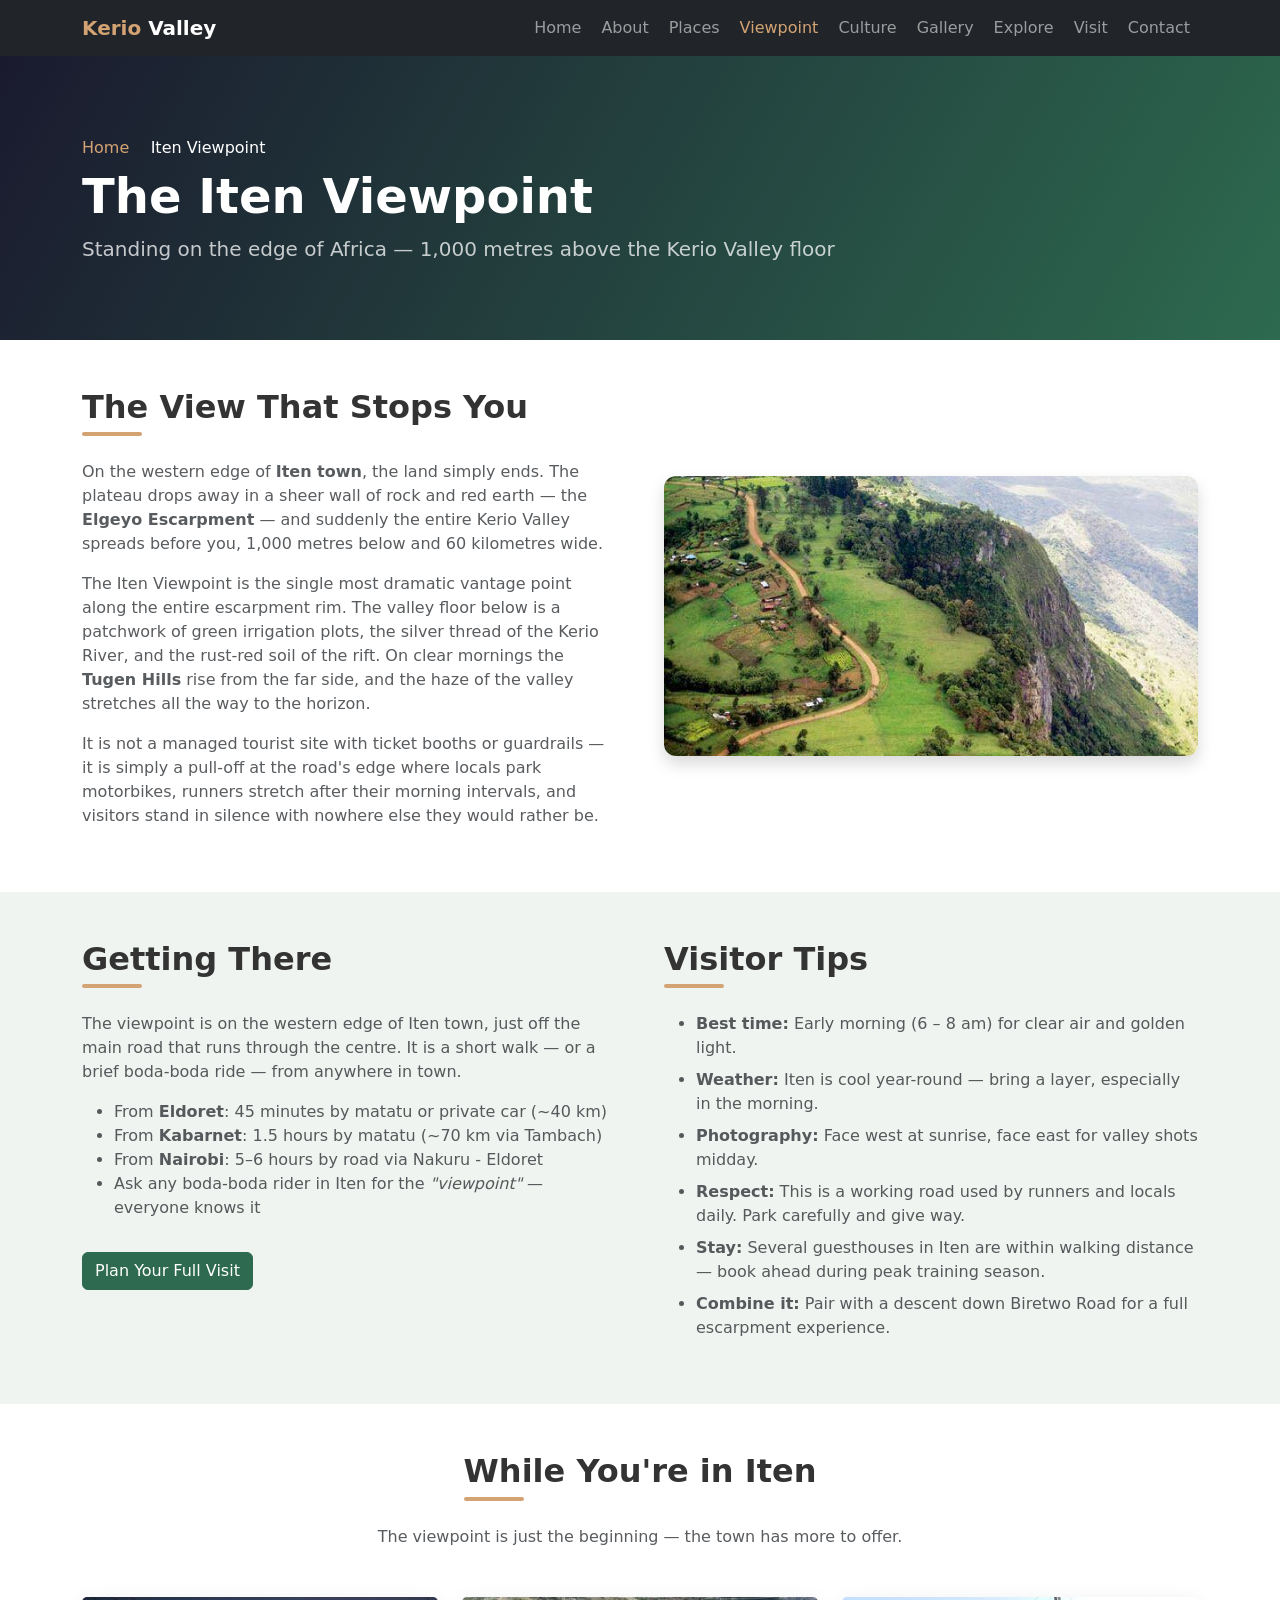
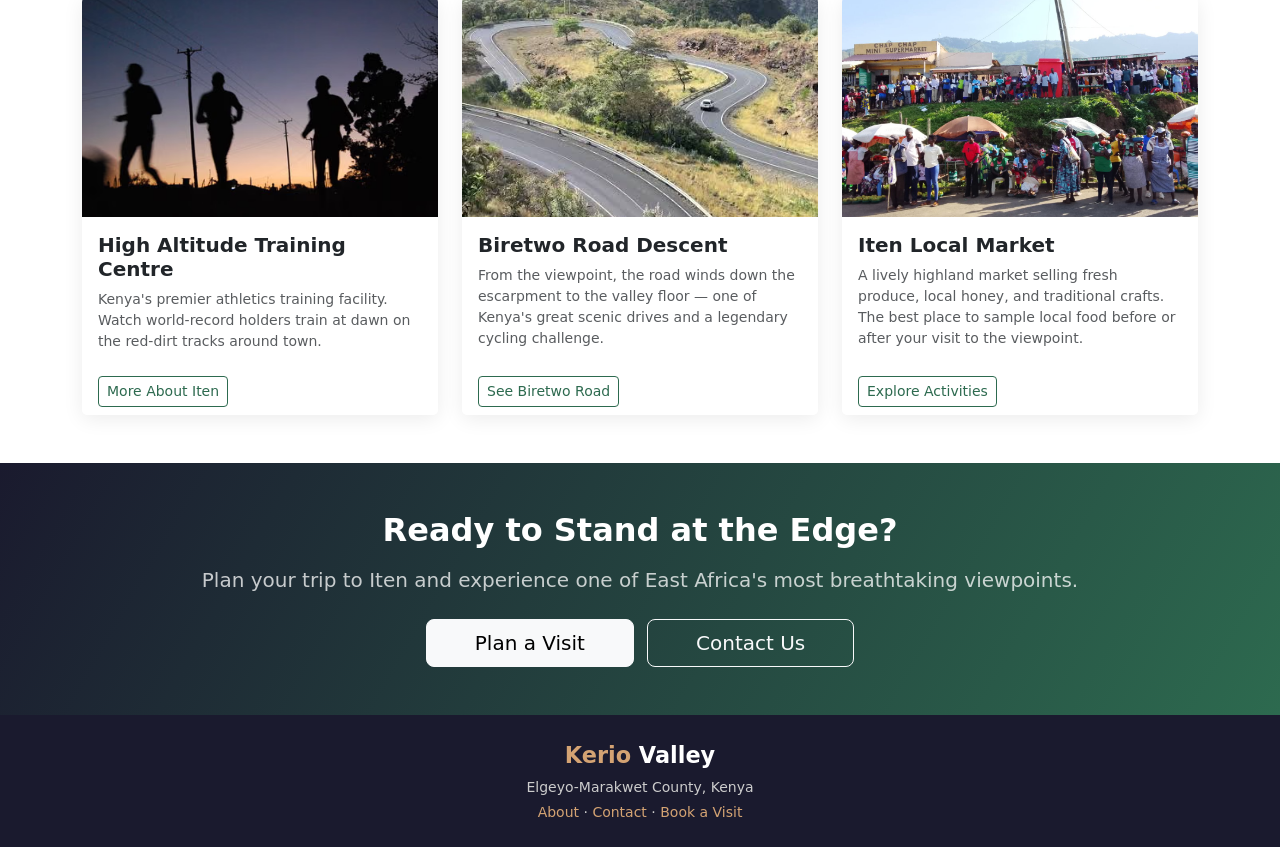
<file: viewpoint.html>
<!DOCTYPE html>
<html lang="en">
<head>
  <meta charset="UTF-8">
  <meta name="viewport" content="width=device-width, initial-scale=1.0">
  <title>Iten Viewpoint — Kerio Valley</title>
  <link href="https://cdn.jsdelivr.net/npm/bootstrap@5.3.3/dist/css/bootstrap.min.css" rel="stylesheet">
  <link rel="stylesheet" href="css/style.css">
</head>
<body>

  <!-- Navbar -->
  <nav class="navbar navbar-expand-lg navbar-dark bg-dark sticky-top">
    <div class="container">
      <a class="navbar-brand fw-bold" href="index.html"><span>Kerio</span> Valley</a>
      <button class="navbar-toggler" type="button" data-bs-toggle="collapse" data-bs-target="#navMain" aria-controls="navMain" aria-expanded="false" aria-label="Toggle navigation">
        <span class="navbar-toggler-icon"></span>
      </button>
      <div class="collapse navbar-collapse" id="navMain">
        <ul class="navbar-nav ms-auto gap-1">
          <li class="nav-item"><a class="nav-link" href="index.html">Home</a></li>
          <li class="nav-item"><a class="nav-link" href="about.html">About</a></li>
          <li class="nav-item"><a class="nav-link" href="places.html">Places</a></li>
          <li class="nav-item"><a class="nav-link active" href="viewpoint.html">Viewpoint</a></li>
          <li class="nav-item"><a class="nav-link" href="culture.html">Culture</a></li>
          <li class="nav-item"><a class="nav-link" href="gallery.html">Gallery</a></li>
          <li class="nav-item"><a class="nav-link" href="explore.html">Explore</a></li>
          <li class="nav-item"><a class="nav-link" href="visit.html">Visit</a></li>
          <li class="nav-item"><a class="nav-link" href="contact.html">Contact</a></li>
        </ul>
      </div>
    </div>
  </nav>

  <!-- Page Header -->
  <section class="page-header">
    <div class="container">
      <nav aria-label="breadcrumb">
        <ol class="breadcrumb mb-2">
          <li class="breadcrumb-item"><a href="index.html" class="text-kv-gold text-decoration-none">Home</a></li>
          <li class="breadcrumb-item active text-white" aria-current="page">Iten Viewpoint</li>
        </ol>
      </nav>
      <h1>The Iten Viewpoint</h1>
      <p class="lead opacity-75">Standing on the edge of Africa — 1,000 metres above the Kerio Valley floor</p>
    </div>
  </section>

  <!-- Hero Description -->
  <section class="py-5 bg-white">
    <div class="container">
      <div class="row align-items-center g-5">
        <div class="col-lg-6">
          <h2 class="section-title">The View That Stops You</h2>
          <p class="mt-3 text-muted">
            On the western edge of <strong>Iten town</strong>, the land simply ends. The plateau drops away in
            a sheer wall of rock and red earth — the <strong>Elgeyo Escarpment</strong> — and suddenly the
            entire Kerio Valley spreads before you, 1,000 metres below and 60 kilometres wide.
          </p>
          <p class="text-muted">
            The Iten Viewpoint is the single most dramatic vantage point along the entire escarpment rim.
            The valley floor below is a patchwork of green irrigation plots, the silver thread of the Kerio
            River, and the rust-red soil of the rift. On clear mornings the <strong>Tugen Hills</strong> rise
            from the far side, and the haze of the valley stretches all the way to the horizon.
          </p>
          <p class="text-muted">
            It is not a managed tourist site with ticket booths or guardrails — it is simply a pull-off
            at the road's edge where locals park motorbikes, runners stretch after their morning intervals,
            and visitors stand in silence with nowhere else they would rather be.
          </p>
        </div>
        <div class="col-lg-6">
          <img src="images/elgeyo_escarpment.jpg" alt="Kerio Valley from the Iten escarpment viewpoint" class="img-fluid place-img w-100 shadow">
        </div>
      </div>
    </div>
  </section>



  <!-- Getting There & Tips -->
  <section class="py-5" style="background:var(--kv-light)">
    <div class="container">
      <div class="row align-items-start g-5">
        <div class="col-lg-6">
          <h2 class="section-title">Getting There</h2>
          <p class="mt-3 text-muted">
            The viewpoint is on the western edge of Iten town, just off the main road that runs through
            the centre. It is a short walk — or a brief boda-boda ride — from anywhere in town.
          </p>
          <ul class="text-muted mt-2">
            <li>From <strong>Eldoret</strong>: 45 minutes by matatu or private car (~40 km)</li>
            <li>From <strong>Kabarnet</strong>: 1.5 hours by matatu (~70 km via Tambach)</li>
            <li>From <strong>Nairobi</strong>: 5–6 hours by road via Nakuru - Eldoret</li>
            <li>Ask any boda-boda rider in Iten for the <em>"viewpoint"</em> — everyone knows it</li>
          </ul>
          <a href="visit.html" class="btn btn-primary mt-3">Plan Your Full Visit</a>
        </div>
        <div class="col-lg-6">
          <h2 class="section-title">Visitor Tips</h2>
          <ul class="mt-3 text-muted">
            <li class="mb-2"><strong>Best time:</strong> Early morning (6 – 8 am) for clear air and golden light.</li>
            <li class="mb-2"><strong>Weather:</strong> Iten is cool year-round — bring a layer, especially in the morning.</li>
            <li class="mb-2"><strong>Photography:</strong> Face west at sunrise, face east for valley shots midday.</li>
            <li class="mb-2"><strong>Respect:</strong> This is a working road used by runners and locals daily. Park carefully and give way.</li>
            <li class="mb-2"><strong>Stay:</strong> Several guesthouses in Iten are within walking distance — book ahead during peak training season.</li>
            <li class="mb-2"><strong>Combine it:</strong> Pair with a descent down Biretwo Road for a full escarpment experience.</li>
          </ul>
        </div>
      </div>
    </div>
  </section>

  <!-- Nearby Attractions -->
  <section class="py-5 bg-white">
    <div class="container">
      <div class="text-center mb-5">
        <h2 class="section-title mx-auto">While You're in Iten</h2>
        <p class="text-muted mt-3">The viewpoint is just the beginning — the town has more to offer.</p>
      </div>
      <div class="row g-4">
        <div class="col-md-4">
          <div class="card h-100">
            <img src="/images/running.avif" class="card-img-top" alt="High Altitude Training Centre">
            <div class="card-body">
              <h5 class="card-title fw-bold">High Altitude Training Centre</h5>
              <p class="card-text text-muted small">Kenya's premier athletics training facility. Watch world-record holders train at dawn on the red-dirt tracks around town.</p>
            </div>
            <div class="card-footer bg-white border-0">
              <a href="places.html" class="btn btn-outline-primary btn-sm">More About Iten</a>
            </div>
          </div>
        </div>
        <div class="col-md-4">
          <div class="card h-100">
            <img src="images/iten-kabarnet.jpeg" class="card-img-top" alt="Biretwo Road descent">
            <div class="card-body">
              <h5 class="card-title fw-bold">Biretwo Road Descent</h5>
              <p class="card-text text-muted small">From the viewpoint, the road winds down the escarpment to the valley floor — one of Kenya's great scenic drives and a legendary cycling challenge.</p>
            </div>
            <div class="card-footer bg-white border-0">
              <a href="places.html" class="btn btn-outline-primary btn-sm">See Biretwo Road</a>
            </div>
          </div>
        </div>
        <div class="col-md-4">
          <div class="card h-100">
            <img src="/images/biretwo.jpg" class="card-img-top" alt="Iten local market">
            <div class="card-body">
              <h5 class="card-title fw-bold">Iten Local Market</h5>
              <p class="card-text text-muted small">A lively highland market selling fresh produce, local honey, and traditional crafts. The best place to sample local food before or after your visit to the viewpoint.</p>
            </div>
            <div class="card-footer bg-white border-0">
              <a href="explore.html" class="btn btn-outline-primary btn-sm">Explore Activities</a>
            </div>
          </div>
        </div>
      </div>
    </div>
  </section>

  <!-- CTA -->
  <section class="py-5" style="background: linear-gradient(120deg, var(--kv-dark) 0%, var(--kv-green) 100%); color:#fff;">
    <div class="container text-center">
      <h2 class="fw-bold mb-3">Ready to Stand at the Edge?</h2>
      <p class="lead opacity-75 mb-4">Plan your trip to Iten and experience one of East Africa's most breathtaking viewpoints.</p>
      <a href="visit.html" class="btn btn-light btn-lg px-5 me-2">Plan a Visit</a>
      <a href="contact.html" class="btn btn-outline-light btn-lg px-5">Contact Us</a>
    </div>
  </section>

  <!-- Footer -->
  <footer class="py-4">
    <div class="container text-center">
      <p class="footer-brand mb-1"><span>Kerio</span> Valley</p>
      <p class="mb-1 small">Elgeyo-Marakwet County, Kenya</p>
      <p class="mb-0 small">
        <a href="about.html">About</a> &middot;
        <a href="contact.html">Contact</a> &middot;
        <a href="visit.html">Book a Visit</a>
      </p>
    </div>
  </footer>

  <script src="https://cdn.jsdelivr.net/npm/bootstrap@5.3.3/dist/js/bootstrap.bundle.min.js"></script>
  <script src="js/main.js"></script>
</body>
</html>
</file>
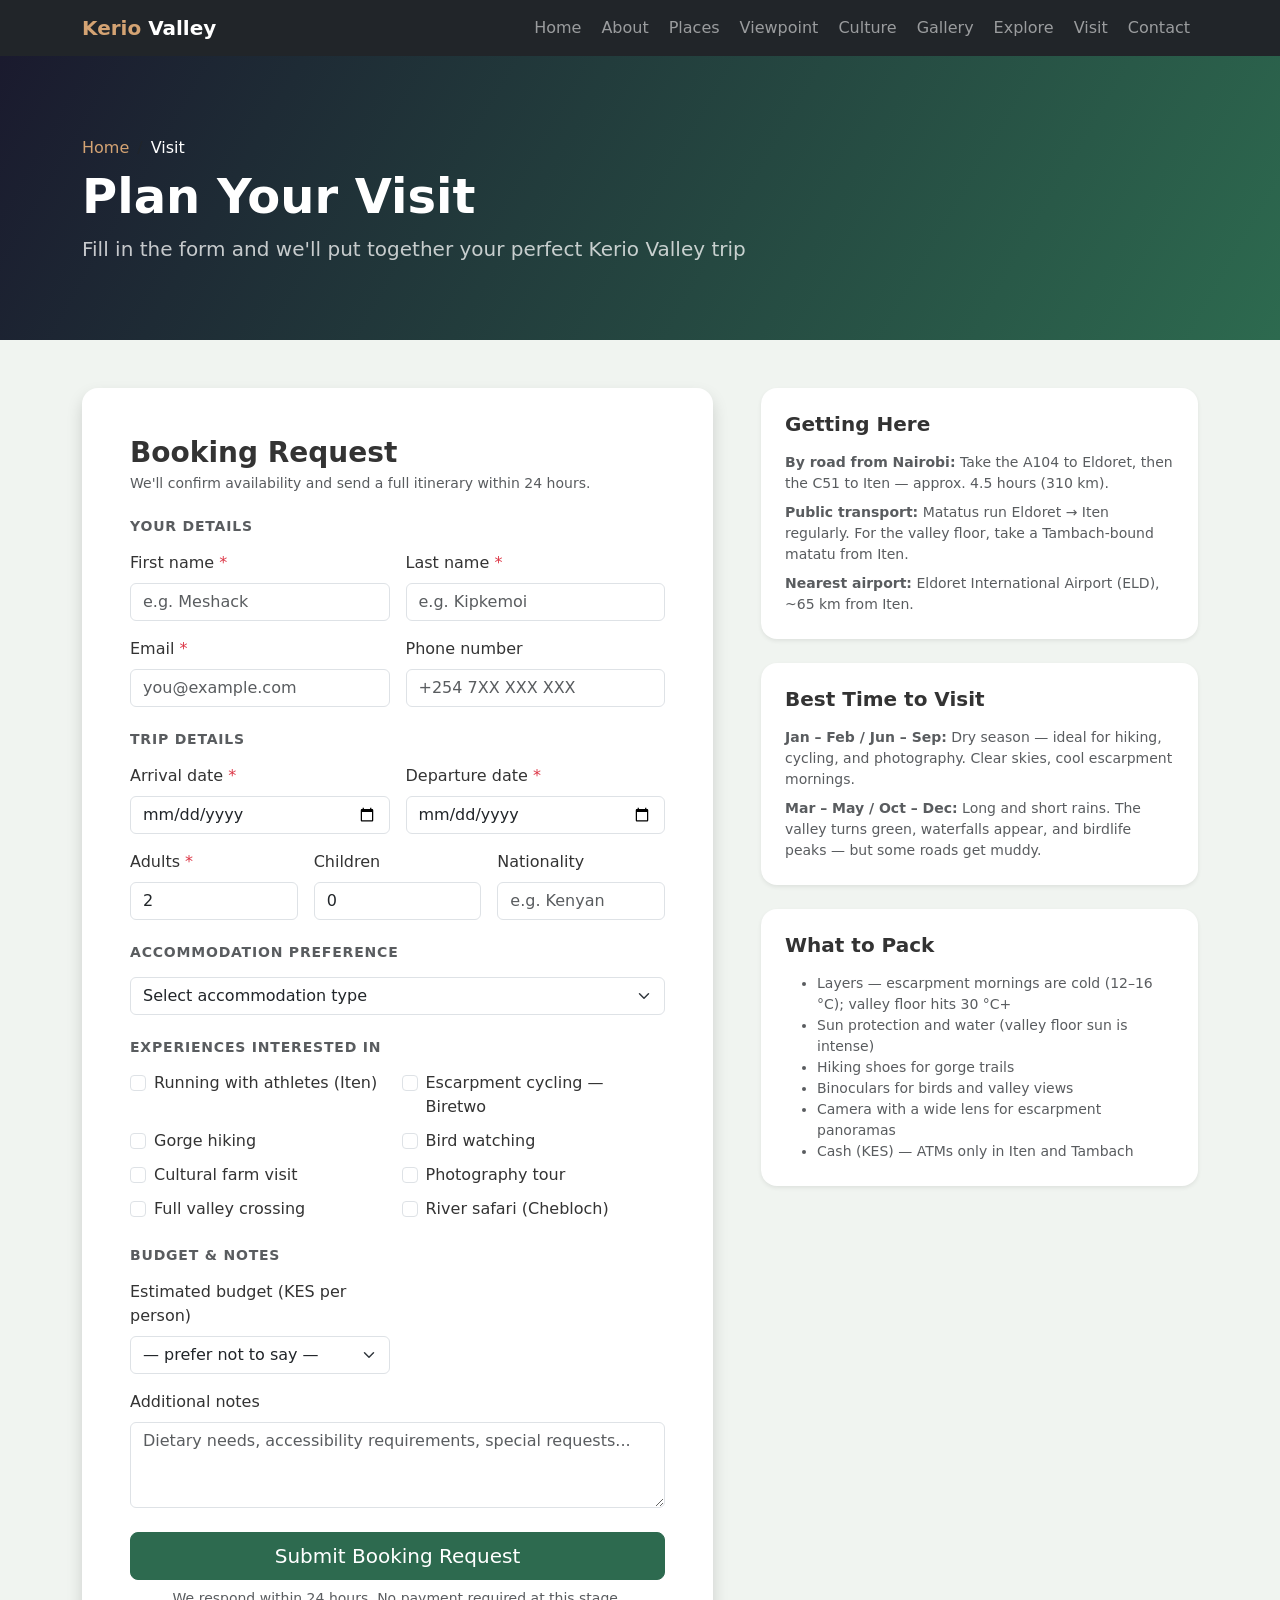
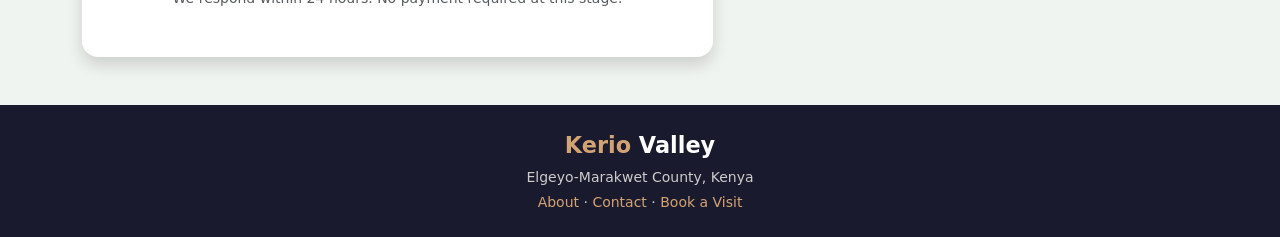
<file: visit.html>
<!DOCTYPE html>
<html lang="en">
<head>
  <meta charset="UTF-8">
  <meta name="viewport" content="width=device-width, initial-scale=1.0">
  <title>Visit — Kerio Valley</title>
  <link href="https://cdn.jsdelivr.net/npm/bootstrap@5.3.3/dist/css/bootstrap.min.css" rel="stylesheet">
  <link rel="stylesheet" href="css/style.css">
</head>
<body>

  <!-- Navbar -->
  <nav class="navbar navbar-expand-lg navbar-dark bg-dark sticky-top">
    <div class="container">
      <a class="navbar-brand fw-bold" href="index.html"><span>Kerio</span> Valley</a>
      <button class="navbar-toggler" type="button" data-bs-toggle="collapse" data-bs-target="#navMain" aria-controls="navMain" aria-expanded="false" aria-label="Toggle navigation">
        <span class="navbar-toggler-icon"></span>
      </button>
      <div class="collapse navbar-collapse" id="navMain">
        <ul class="navbar-nav ms-auto gap-1">
          <li class="nav-item"><a class="nav-link" href="/index.html">Home</a></li>
          <li class="nav-item"><a class="nav-link" href="/about.html">About</a></li>
          <li class="nav-item"><a class="nav-link" href="/places.html">Places</a></li>
          <li class="nav-item"><a class="nav-link" href="viewpoint.html">Viewpoint</a></li>
          <li class="nav-item"><a class="nav-link" href="culture.html">Culture</a></li>
          <li class="nav-item"><a class="nav-link" href="/gallery.html">Gallery</a></li>
          <li class="nav-item"><a class="nav-link" href="/explore.html">Explore</a></li>
          <li class="nav-item"><a class="nav-link" href="/visit.html">Visit</a></li>
          <li class="nav-item"><a class="nav-link" href="/contact.html">Contact</a></li>
        </ul>
      </div>
    </div>
  </nav>

  <!-- Page Header -->
  <section class="page-header">
    <div class="container">
      <nav aria-label="breadcrumb">
        <ol class="breadcrumb mb-2">
          <li class="breadcrumb-item"><a href="index.html" class="text-kv-gold text-decoration-none">Home</a></li>
          <li class="breadcrumb-item active text-white" aria-current="page">Visit</li>
        </ol>
      </nav>
      <h1>Plan Your Visit</h1>
      <p class="lead opacity-75">Fill in the form and we'll put together your perfect Kerio Valley trip</p>
    </div>
  </section>

  <!-- Booking Form + Info -->
  <section class="py-5" style="background:var(--kv-light)">
    <div class="container">
      <div class="row g-5 align-items-start">

        <!-- Form -->
        <div class="col-lg-7">
          <div class="bg-white rounded-4 shadow p-4 p-md-5">
            <h3 class="fw-bold mb-1">Booking Request</h3>
            <p class="text-muted mb-4 small">We'll confirm availability and send a full itinerary within 24 hours.</p>

            <form id="bookingForm" novalidate>
              <!-- Personal details -->
              <h6 class="text-uppercase fw-bold text-muted small mb-3" style="letter-spacing:.8px">Your Details</h6>
              <div class="row g-3 mb-4">
                <div class="col-sm-6">
                  <label for="firstName" class="form-label">First name <span class="text-danger">*</span></label>
                  <input type="text" class="form-control" id="firstName" required placeholder="e.g. Meshack">
                  <div class="invalid-feedback">Please enter your first name.</div>
                </div>
                <div class="col-sm-6">
                  <label for="lastName" class="form-label">Last name <span class="text-danger">*</span></label>
                  <input type="text" class="form-control" id="lastName" required placeholder="e.g. Kipkemoi">
                  <div class="invalid-feedback">Please enter your last name.</div>
                </div>
                <div class="col-sm-6">
                  <label for="email" class="form-label">Email <span class="text-danger">*</span></label>
                  <input type="email" class="form-control" id="email" required placeholder="you@example.com">
                  <div class="invalid-feedback">Please enter a valid email address.</div>
                </div>
                <div class="col-sm-6">
                  <label for="phone" class="form-label">Phone number</label>
                  <input type="tel" class="form-control" id="phone" placeholder="+254 7XX XXX XXX">
                </div>
              </div>

              <!-- Trip details -->
              <h6 class="text-uppercase fw-bold text-muted small mb-3" style="letter-spacing:.8px">Trip Details</h6>
              <div class="row g-3 mb-4">
                <div class="col-sm-6">
                  <label for="arrivalDate" class="form-label">Arrival date <span class="text-danger">*</span></label>
                  <input type="date" class="form-control" id="arrivalDate" required>
                  <div class="invalid-feedback">Please select your arrival date.</div>
                </div>
                <div class="col-sm-6">
                  <label for="departureDate" class="form-label">Departure date <span class="text-danger">*</span></label>
                  <input type="date" class="form-control" id="departureDate" required>
                  <div class="invalid-feedback">Please select your departure date.</div>
                </div>
                <div class="col-sm-4">
                  <label for="adults" class="form-label">Adults <span class="text-danger">*</span></label>
                  <input type="number" class="form-control" id="adults" min="1" max="20" value="2" required>
                  <div class="invalid-feedback">At least 1 adult required.</div>
                </div>
                <div class="col-sm-4">
                  <label for="children" class="form-label">Children</label>
                  <input type="number" class="form-control" id="children" min="0" max="20" value="0">
                </div>
                <div class="col-sm-4">
                  <label for="nationality" class="form-label">Nationality</label>
                  <input type="text" class="form-control" id="nationality" placeholder="e.g. Kenyan">
                </div>
              </div>

              <!-- Accommodation -->
              <h6 class="text-uppercase fw-bold text-muted small mb-3" style="letter-spacing:.8px">Accommodation Preference</h6>
              <div class="row g-3 mb-4">
                <div class="col-12">
                  <select class="form-select" id="accommodation" required>
                    <option value="" disabled selected>Select accommodation type</option>
                    <option value="camping">Camping (valley floor)</option>
                    <option value="guesthouse">Local guesthouse — Tambach or Iten</option>
                    <option value="homestay">Community homestay (Marakwet/Keiyo family)</option>
                    <option value="lodge">Escarpment lodge — Iten area</option>
                    <option value="none">Day trip only — no accommodation needed</option>
                  </select>
                </div>
              </div>

              <!-- Experiences -->
              <h6 class="text-uppercase fw-bold text-muted small mb-3" style="letter-spacing:.8px">Experiences Interested In</h6>
              <div class="row g-2 mb-4">
                <div class="col-sm-6"><div class="form-check"><input class="form-check-input" type="checkbox" id="expRun"><label class="form-check-label" for="expRun">Running with athletes (Iten)</label></div></div>
                <div class="col-sm-6"><div class="form-check"><input class="form-check-input" type="checkbox" id="expCycle"><label class="form-check-label" for="expCycle">Escarpment cycling — Biretwo</label></div></div>
                <div class="col-sm-6"><div class="form-check"><input class="form-check-input" type="checkbox" id="expHike"><label class="form-check-label" for="expHike">Gorge hiking</label></div></div>
                <div class="col-sm-6"><div class="form-check"><input class="form-check-input" type="checkbox" id="expBirds"><label class="form-check-label" for="expBirds">Bird watching</label></div></div>
                <div class="col-sm-6"><div class="form-check"><input class="form-check-input" type="checkbox" id="expCulture"><label class="form-check-label" for="expCulture">Cultural farm visit</label></div></div>
                <div class="col-sm-6"><div class="form-check"><input class="form-check-input" type="checkbox" id="expPhoto"><label class="form-check-label" for="expPhoto">Photography tour</label></div></div>
                <div class="col-sm-6"><div class="form-check"><input class="form-check-input" type="checkbox" id="expCross"><label class="form-check-label" for="expCross">Full valley crossing</label></div></div>
                <div class="col-sm-6"><div class="form-check"><input class="form-check-input" type="checkbox" id="expRiver"><label class="form-check-label" for="expRiver">River safari (Chebloch)</label></div></div>
              </div>

              <!-- Budget & Notes -->
              <h6 class="text-uppercase fw-bold text-muted small mb-3" style="letter-spacing:.8px">Budget &amp; Notes</h6>
              <div class="row g-3 mb-4">
                <div class="col-sm-6">
                  <label for="budget" class="form-label">Estimated budget (KES per person)</label>
                  <select class="form-select" id="budget">
                    <option value="">— prefer not to say —</option>
                    <option value="budget">Under KES 5,000</option>
                    <option value="mid">KES 5,000 – 15,000</option>
                    <option value="comfort">KES 15,000 – 30,000</option>
                    <option value="premium">KES 30,000+</option>
                  </select>
                </div>
                <div class="col-12">
                  <label for="notes" class="form-label">Additional notes</label>
                  <textarea class="form-control" id="notes" rows="3" placeholder="Dietary needs, accessibility requirements, special requests..."></textarea>
                </div>
              </div>

              <button type="submit" class="btn btn-primary btn-lg w-100">Submit Booking Request</button>
              <p class="text-muted small text-center mt-2 mb-0">We respond within 24 hours. No payment required at this stage.</p>
            </form>
          </div>
        </div>

        <!-- Sidebar info -->
        <div class="col-lg-5">
          <div class="mb-4 p-4 bg-white rounded-4 shadow-sm">
            <h5 class="fw-bold mb-3">Getting Here</h5>
            <p class="text-muted small mb-2"><strong>By road from Nairobi:</strong> Take the A104 to Eldoret, then the C51 to Iten — approx. 4.5 hours (310 km).</p>
            <p class="text-muted small mb-2"><strong>Public transport:</strong> Matatus run Eldoret → Iten regularly. For the valley floor, take a Tambach-bound matatu from Iten.</p>
            <p class="text-muted small mb-0"><strong>Nearest airport:</strong> Eldoret International Airport (ELD), ~65 km from Iten.</p>
          </div>
          <div class="mb-4 p-4 bg-white rounded-4 shadow-sm">
            <h5 class="fw-bold mb-3">Best Time to Visit</h5>
            <p class="text-muted small mb-2"><strong>Jan – Feb / Jun – Sep:</strong> Dry season — ideal for hiking, cycling, and photography. Clear skies, cool escarpment mornings.</p>
            <p class="text-muted small mb-0"><strong>Mar – May / Oct – Dec:</strong> Long and short rains. The valley turns green, waterfalls appear, and birdlife peaks — but some roads get muddy.</p>
          </div>
          <div class="p-4 bg-white rounded-4 shadow-sm">
            <h5 class="fw-bold mb-3">What to Pack</h5>
            <ul class="text-muted small mb-0">
              <li>Layers — escarpment mornings are cold (12–16 °C); valley floor hits 30 °C+</li>
              <li>Sun protection and water (valley floor sun is intense)</li>
              <li>Hiking shoes for gorge trails</li>
              <li>Binoculars for birds and valley views</li>
              <li>Camera with a wide lens for escarpment panoramas</li>
              <li>Cash (KES) — ATMs only in Iten and Tambach</li>
            </ul>
          </div>
        </div>

      </div>
    </div>
  </section>

  <!-- Footer -->
  <footer class="py-4">
    <div class="container text-center">
      <p class="footer-brand mb-1"><span>Kerio</span> Valley</p>
      <p class="mb-1 small">Elgeyo-Marakwet County, Kenya</p>
      <p class="mb-0 small">
        <a href="/about.html">About</a> &middot;
        <a href="/contact.html">Contact</a> &middot;
        <a href="/visit.html">Book a Visit</a>
      </p>
    </div>
  </footer>

  <script src="https://cdn.jsdelivr.net/npm/bootstrap@5.3.3/dist/js/bootstrap.bundle.min.js"></script>
  <script src="js/main.js"></script>
</body>
</html>
</file>
<file: css/style.css>
:root {
  --kv-green:  #2d6a4f;
  --kv-gold:   #d4a373;
  --kv-blue:   #1a6ea0;
  --kv-dark:   #1a1a2e;
  --kv-light:  #f0f4f0;
}

/* ── Global ── */
body {
  font-family: 'Segoe UI', system-ui, sans-serif;
  color: #333;
}

a { color: var(--kv-green); }
a:hover { color: var(--kv-gold); }

/* ── Navbar ── */
.navbar-brand span { color: var(--kv-gold); }
.navbar-nav .nav-link.active,
.navbar-nav .nav-link:hover { color: var(--kv-gold) !important; }

/* ── Hero ── */
.hero {
  min-height: 92vh;
  background: url('/images/kerio_valley.webp') center/cover no-repeat;
  display: flex;
  align-items: center;
  position: relative;
  overflow: hidden;
}

.hero-content { position: relative; z-index: 1; }

.hero h1 { font-size: clamp(2.4rem, 6vw, 5rem); font-weight: 800; letter-spacing: -1px; }
.hero .lead { font-size: clamp(1rem, 2vw, 1.35rem); }

/* ── Section headers ── */
.section-title {
  font-size: 2rem;
  font-weight: 700;
  position: relative;
  display: inline-block;
  margin-bottom: 0.5rem;
}

.section-title::after {
  content: '';
  display: block;
  width: 60px;
  height: 4px;
  background: var(--kv-gold);
  border-radius: 2px;
  margin-top: 6px;
}

/* ── Page header banner ── */
.page-header {
  background: linear-gradient(120deg, var(--kv-dark) 0%, var(--kv-green) 100%);
  padding: 80px 0 60px;
  color: #fff;
}

.page-header h1 { font-size: clamp(1.8rem, 4vw, 3rem); font-weight: 800; }

/* ── Cards ── */
.card { border: none; box-shadow: 0 4px 20px rgba(0,0,0,.08); transition: transform .25s, box-shadow .25s; }
.card:hover { transform: translateY(-4px); box-shadow: 0 10px 30px rgba(0,0,0,.14); }
.card-img-top { height: 220px; object-fit: cover; }

/* ── Gallery flexbox grid ── */
.gallery-grid {
  display: flex;
  flex-wrap: wrap;
  gap: 12px;
}

.gallery-item {
  flex: 1 1 260px;
  max-width: 400px;
  overflow: hidden;
  border-radius: 10px;
  box-shadow: 0 4px 16px rgba(0,0,0,.1);
  position: relative;
  cursor: pointer;
}

.gallery-item img {
  width: 100%;
  height: 240px;
  object-fit: cover;
  display: block;
  transition: transform .35s;
}

.gallery-item:hover img { transform: scale(1.05); }

.gallery-overlay {
  position: absolute;
  inset: 0;
  background: linear-gradient(to top, rgba(0,0,0,.65) 0%, transparent 55%);
  display: flex;
  align-items: flex-end;
  padding: 14px;
  opacity: 0;
  transition: opacity .3s;
}

.gallery-item:hover .gallery-overlay { opacity: 1; }
.gallery-overlay span { color: #fff; font-weight: 600; font-size: .95rem; }

/* ── Stats strip ── */
.stat-card {
  text-align: center;
  padding: 28px 20px;
  background: var(--kv-light);
  border-radius: 12px;
}

.stat-number { font-size: 2.6rem; font-weight: 800; color: var(--kv-green); }
.stat-label  { color: #666; font-size: .9rem; text-transform: uppercase; letter-spacing: .5px; }

/* ── Forms ── */
.form-control:focus, .form-select:focus {
  border-color: var(--kv-green);
  box-shadow: 0 0 0 .2rem rgba(45,106,79,.2);
}

.btn-primary {
  background: var(--kv-green);
  border-color: var(--kv-green);
}

.btn-primary:hover, .btn-primary:focus {
  background: #1e4d38;
  border-color: #1e4d38;
}

.btn-outline-primary {
  color: var(--kv-green);
  border-color: var(--kv-green);
}

.btn-outline-primary:hover {
  background: var(--kv-green);
  border-color: var(--kv-green);
  color: #fff;
}

/* ── Footer ── */
footer {
  background: var(--kv-dark);
  color: #ccc;
}

footer a { color: var(--kv-gold); text-decoration: none; }
footer a:hover { color: #fff; }
footer .footer-brand { font-size: 1.4rem; font-weight: 700; color: #fff; }
footer .footer-brand span { color: var(--kv-gold); }

/* ── Utility ── */
.bg-kv-green   { background-color: var(--kv-green) !important; }
.bg-kv-gold    { background-color: var(--kv-gold)  !important; }
.text-kv-green { color: var(--kv-green) !important; }
.text-kv-gold  { color: var(--kv-gold)  !important; }

/* ── Explore activity cards ── */
.activity-icon {
  width: 64px;
  height: 64px;
  border-radius: 50%;
  background: var(--kv-light);
  display: flex;
  align-items: center;
  justify-content: center;
  font-size: 1.8rem;
  margin: 0 auto 1rem;
}

/* ── Places feature image ── */
.place-img {
  height: 280px;
  object-fit: cover;
  border-radius: 12px;
}

/* ── Responsive tweaks ── */
@media (max-width: 576px) {
  .gallery-item { flex: 1 1 100%; max-width: 100%; }
  .hero { min-height: 70vh; }
}
</file>
